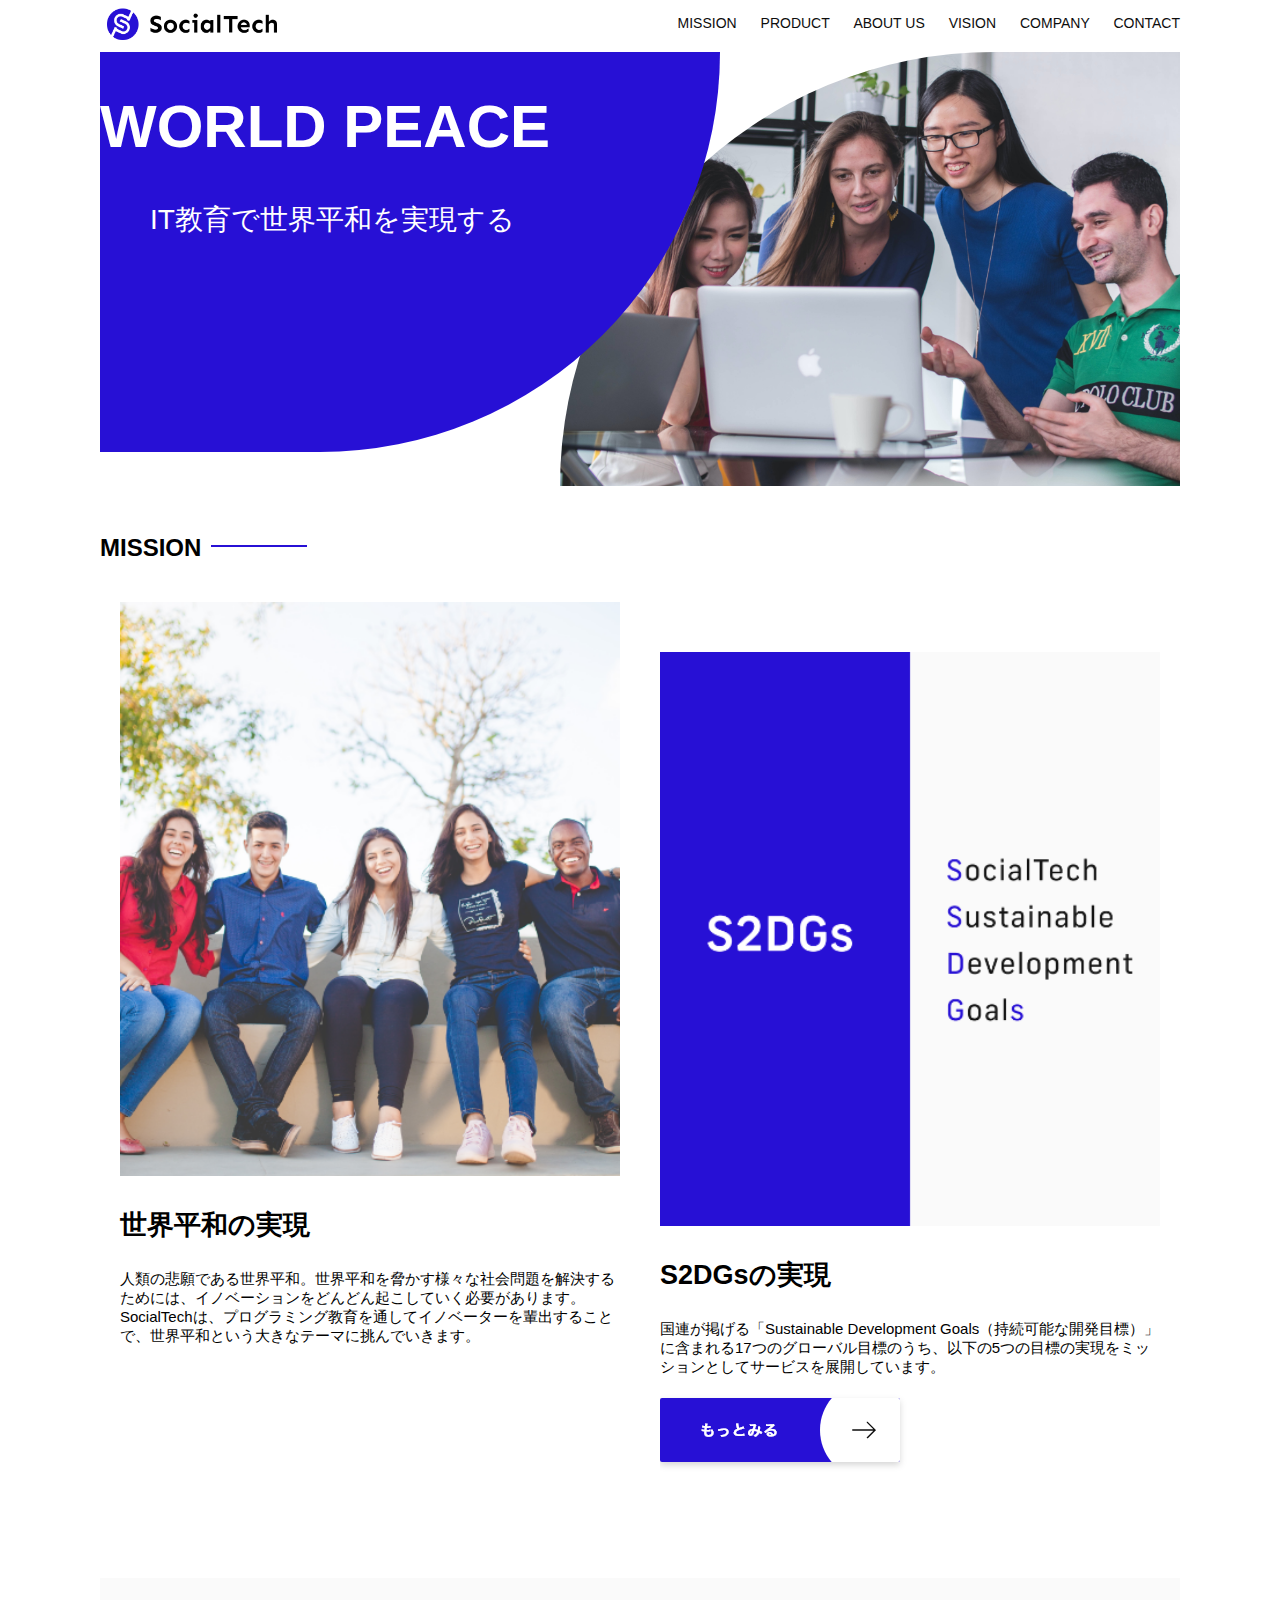
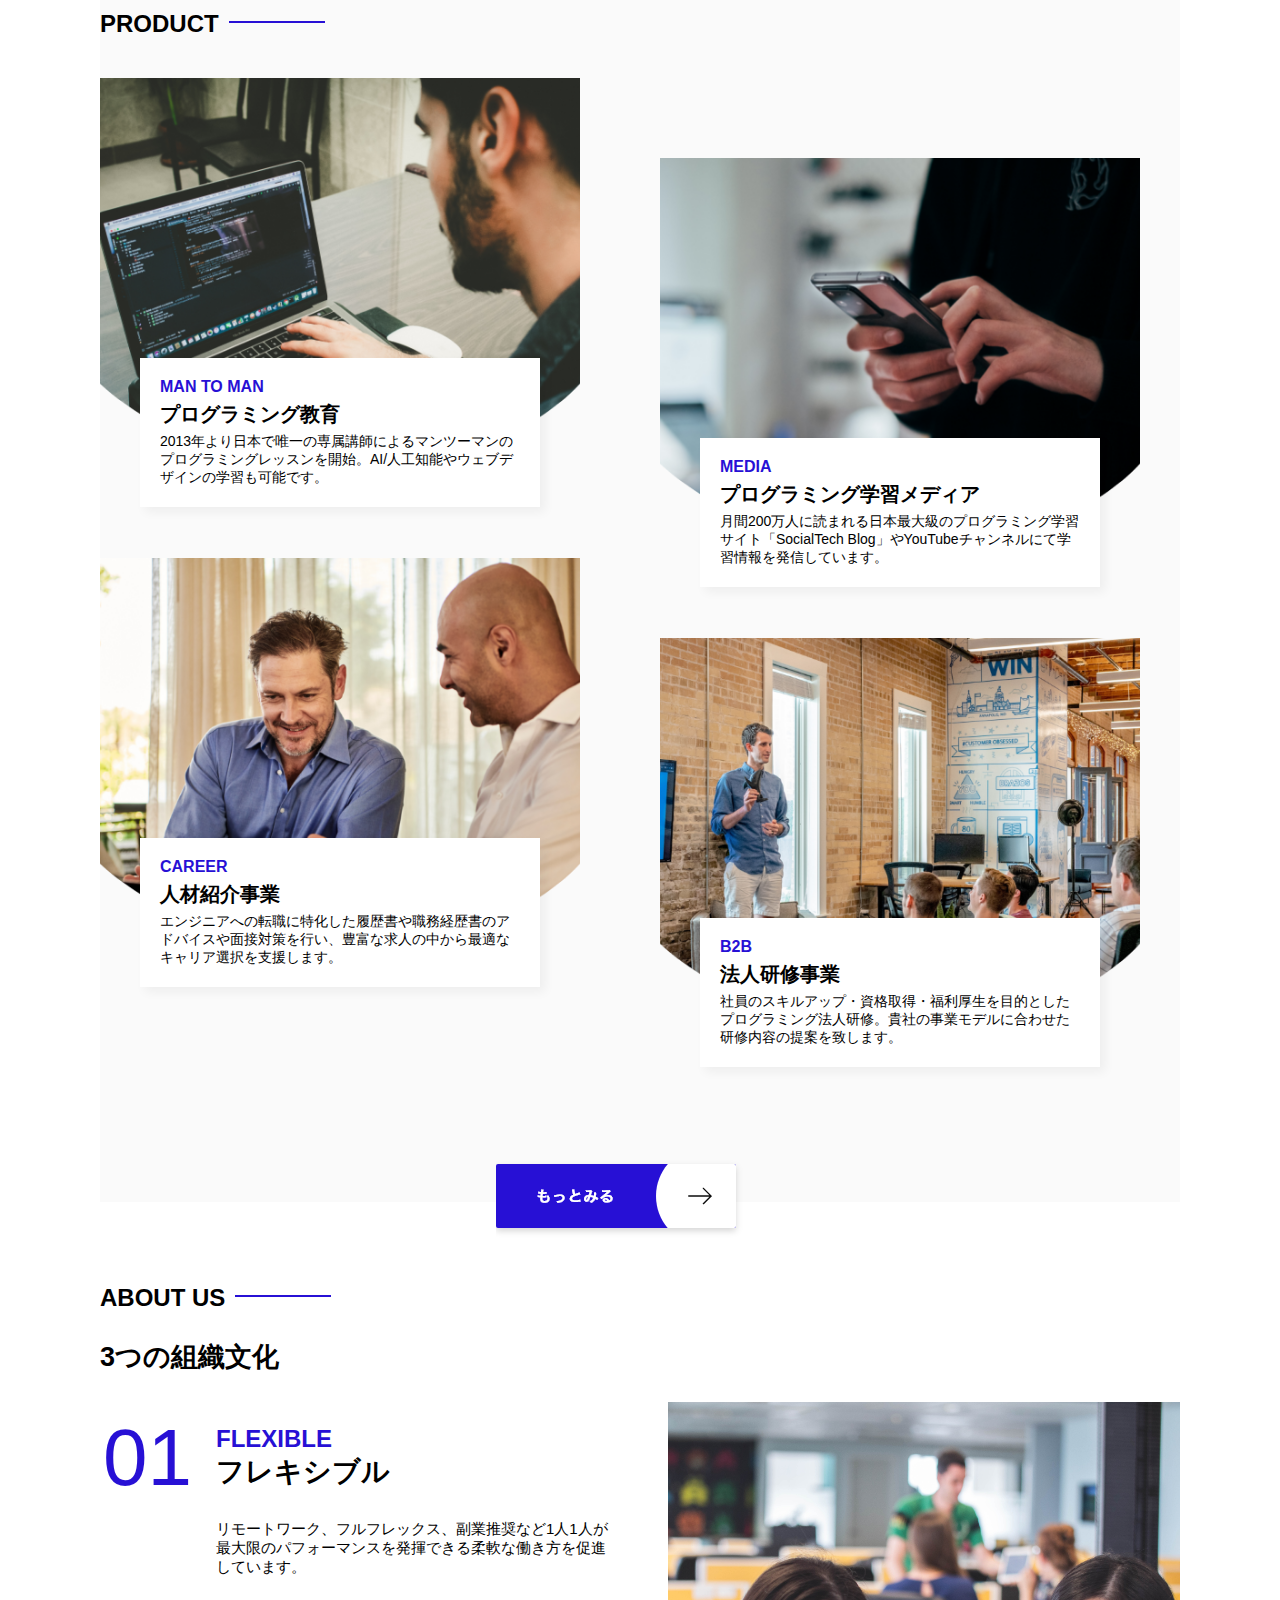
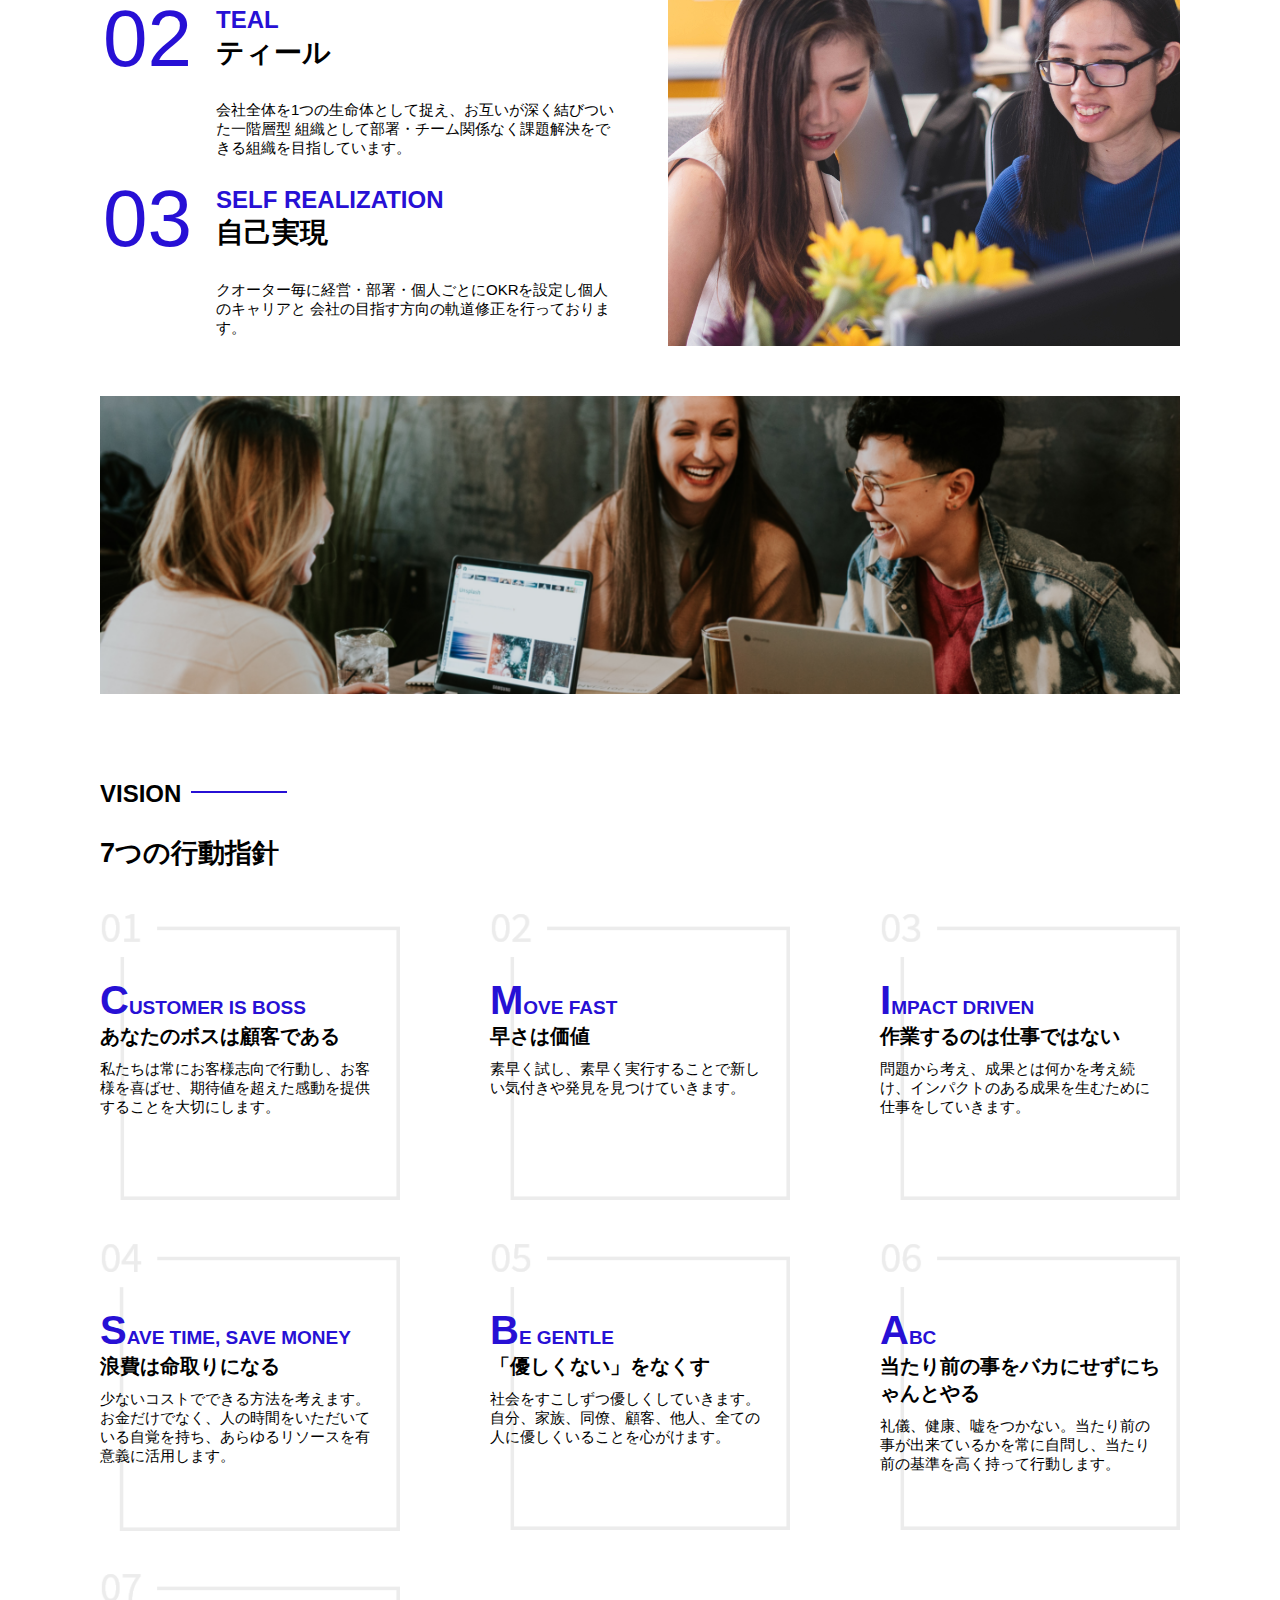
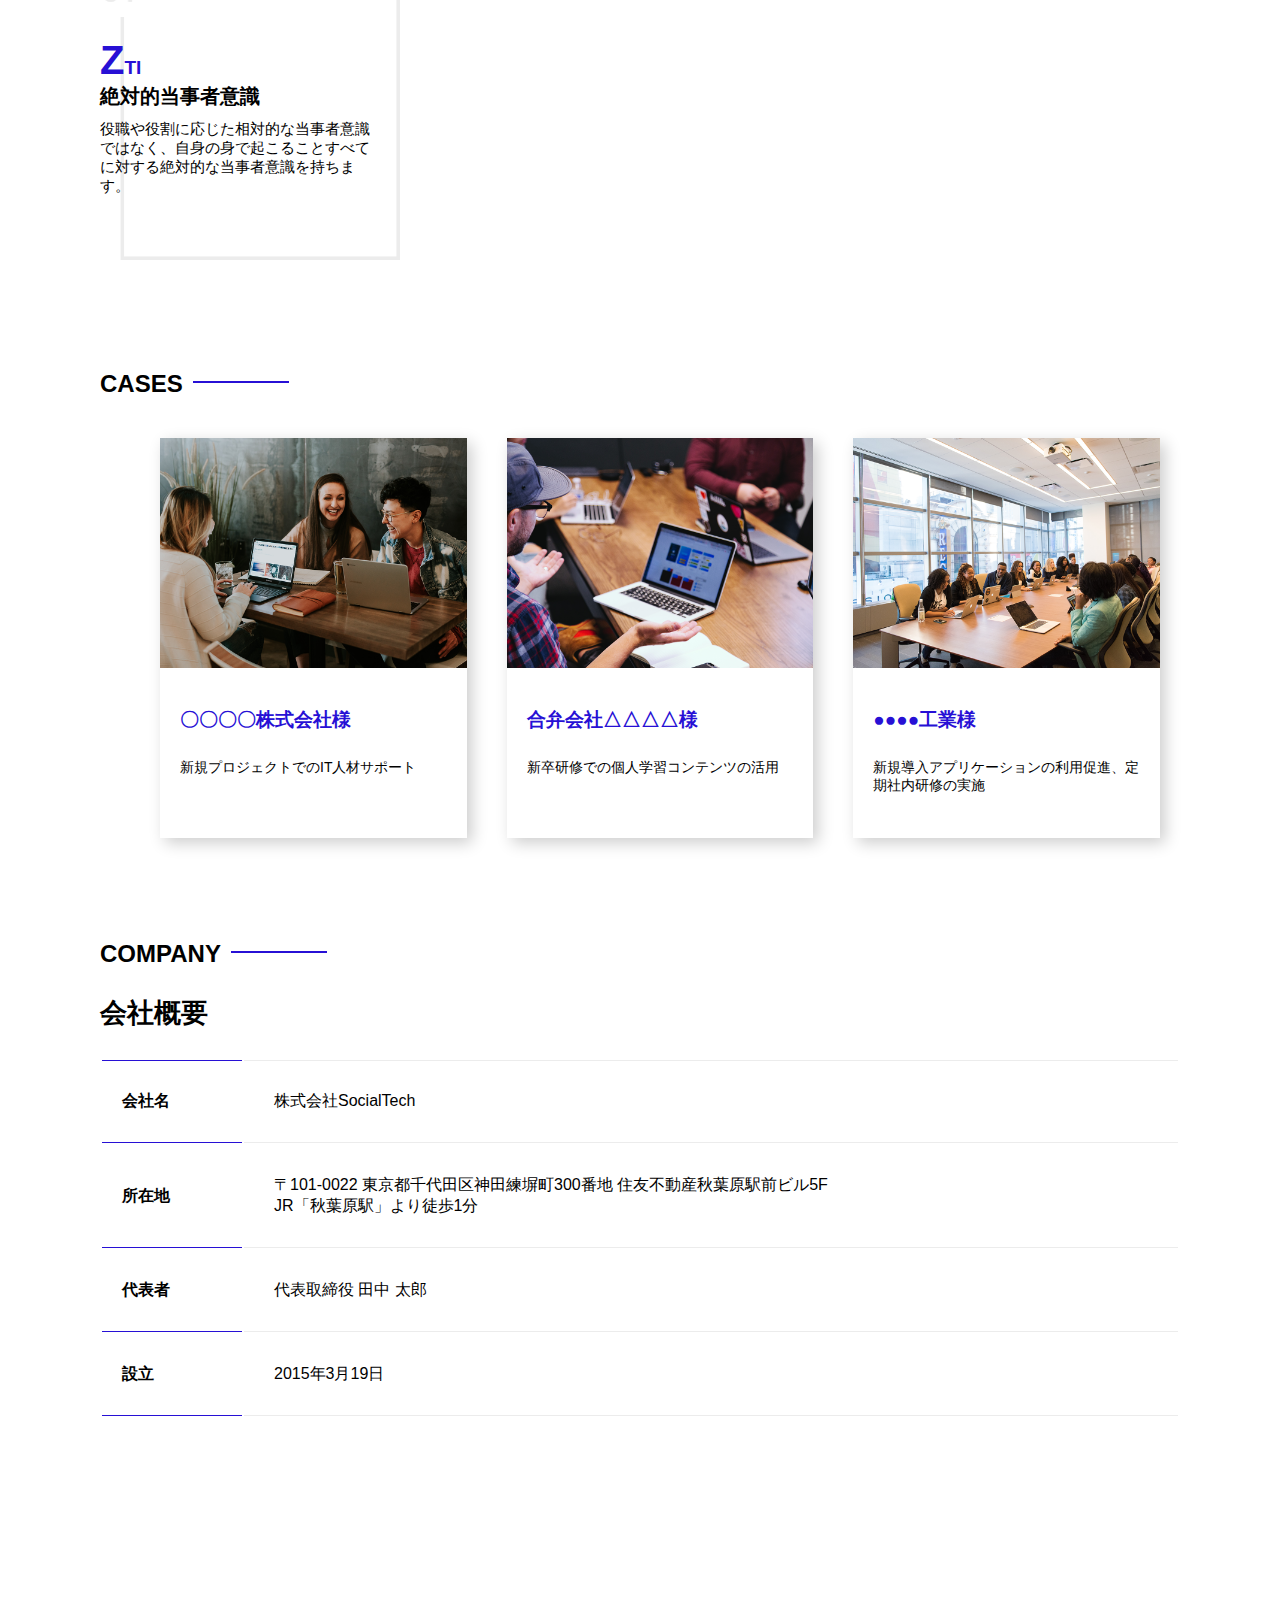
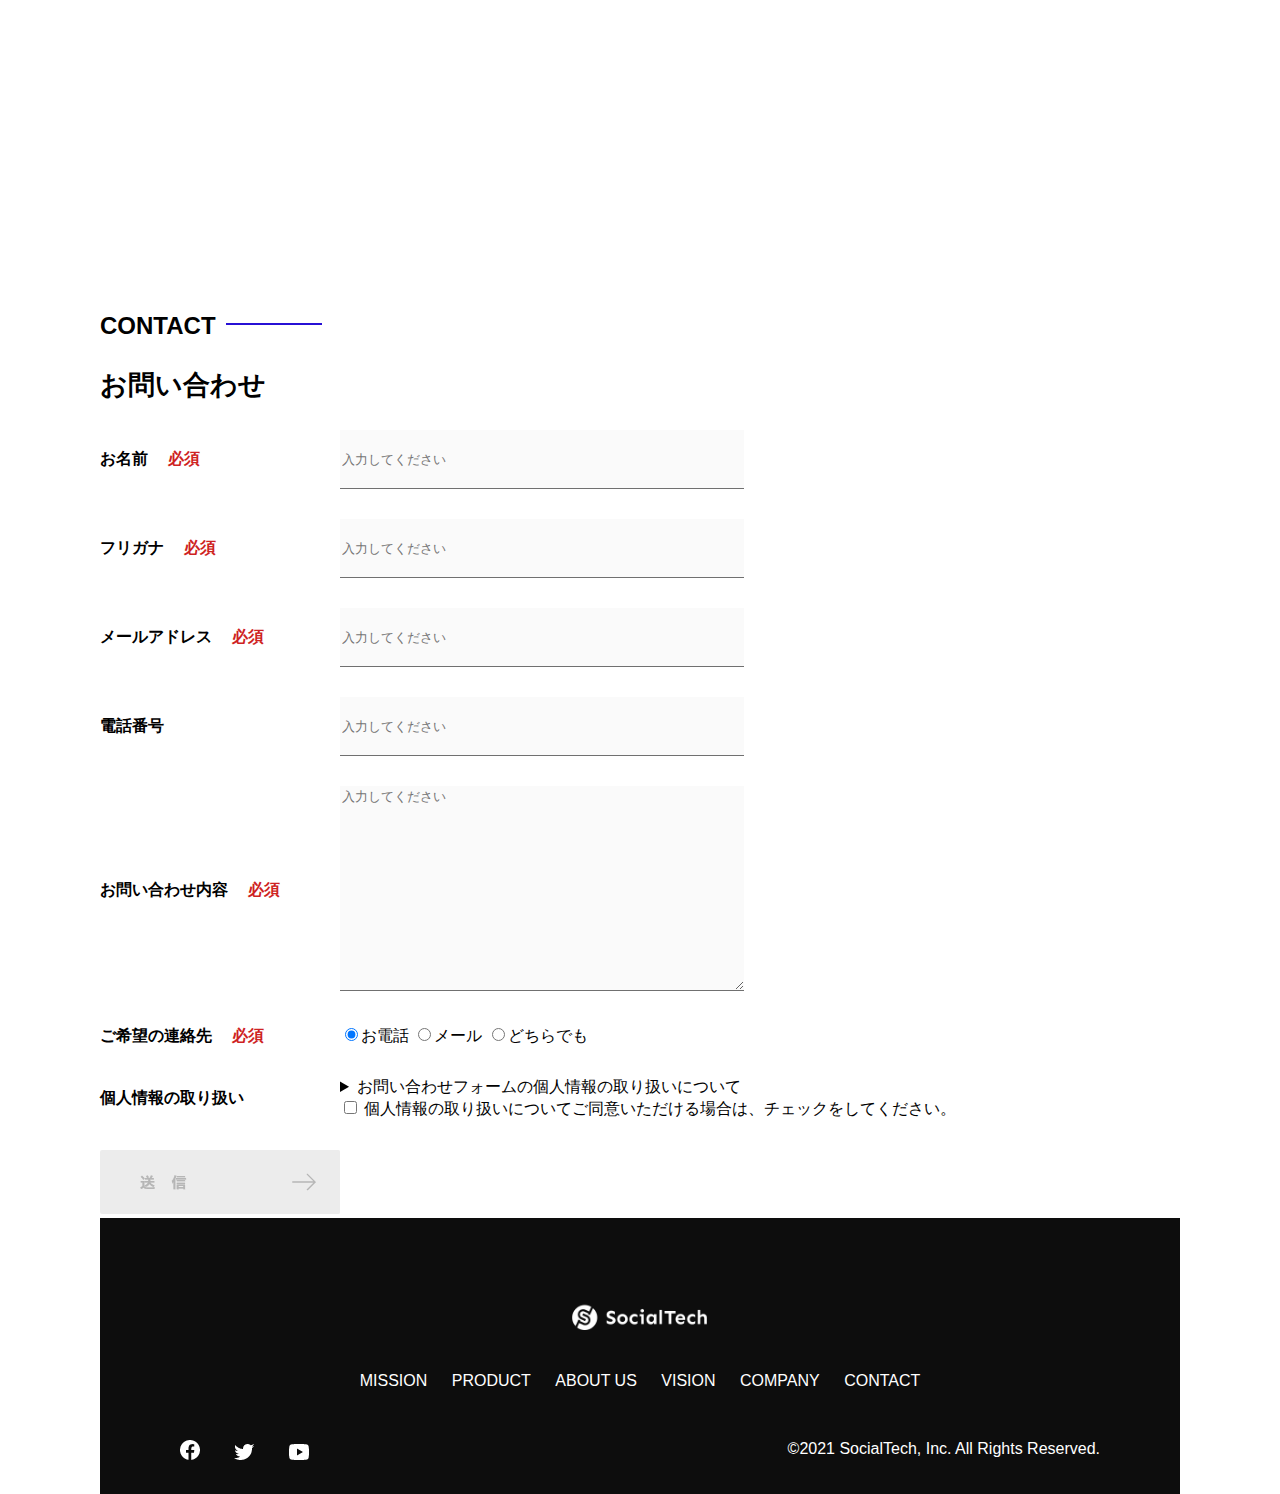
<file: index.html>
<!DOCTYPE html>
<html>
  <head>
    <title>SocialTech</title>
    <meta charset="utf-8">
    <meta name="description" content="SocialTechはEdTech業界のリーディングカンパニーを目指します。">
    <meta name="viewport" content="width=device-width, initial-scale=1.0">
    <link rel="stylesheet" href="style.css">
  </head>
  <body>
    <!-- ヘッダー -->
    <header>
      <!-- ロゴ -->
      <a href="index.html" id="logo"><img src="images/logo.png" alt="トップページに戻る"></a>
      <!-- PC用ナビゲーション -->
      <nav id="nav-pc">
        <a href="mission.html">MISSION</a>
        <a href="product.html">PRODUCT</a>
        <a href="index.html#aboutus">ABOUT US</a>
        <a href="index.html#vision">VISION</a>
        <a href="index.html#company">COMPANY</a>
        <a href="index.html#contact">CONTACT</a>
      </nav>
      <!-- スマホ用メニューボタン -->
      <img id="menu-sp" src="images/button-menu.png" alt="ナビゲーションを開く" onclick="document.getElementById('nav-sp').style.display = 'block'">
      <!-- スマホ用ナビゲーション -->
      <nav id="nav-sp">
        <img id="close" src="images/button-close.png" alt="ナビゲーションを閉じる" onclick="document.getElementById('nav-sp').style.display = 'none'">
        <a id="logo-sp" href="index.html" onclick="document.getElementById('nav-sp').style.display = 'none'"><img
           src="images/logo-sp.png" alt="トップページに戻る"></a>
        <a class="menu" href="mission.html" onclick="document.getElementById('nav-sp').style.display = 'none'">MISSION</a>
        <a class="menu" href="product.html" onclick="document.getElementById('nav-sp').style.display = 'none'">PRODUCT</a>
        <a class="menu" href="index.html#aboutus" onclick="document.getElementById('nav-sp').style.display = 'none'">ABOUT
          US</a>
        <a class="menu" href="index.html#vision"
          onclick="document.getElementById('nav-sp').style.display = 'none'">VISION</a>
        <a class="menu" href="index.html#company"
          onclick="document.getElementById('nav-sp').style.display = 'none'">COMPANY</a>
        <a class="menu" href="index.html#contact"
          onclick="document.getElementById('nav-sp').style.display = 'none'">CONTACT</a>
        <div id="sns">
         <a href="https://www.facebook.com/sejuku2013"><img src="images/button-facebook.png" alt="Facebookのリンク"></a>
         <a href="https://twitter.com/samuraijuku"><img src="images/button-twitter.png" alt="Twitterのリンク"></a>
         <a href="https://www.youtube.com/channel/UCCFOQO5aDK0xXam4cUQXT8g"><img src="images/button-youtube.png" alt="YouTubeのリンク"></a>
        </div>
      </nav>
    </header>
    <main>
      <article>
        <!-- メインビジュアル -->
        <section id="main-visual">
          <div id="main-message">
            <h1>WORLD PEACE</h1>
            <p>IT教育で世界平和を実現する</p>
          </div>
          <img src="images/index/index-main.png" alt="PCの周りに集まる多国籍の仲間たち">
        </section>
        <!-- ミッション -->
        <section id="mission">
          <h2 class="index-h2">MISSION</h2>
          <div id="mission-flex">
            <div>
              <img id="mission-photo" src="images/index/index-mission.png" alt="屋外のベンチで写真を撮影する多国籍の仲間たち">
              <h3>世界平和の実現</h3>
              <p>人類の悲願である世界平和。世界平和を脅かす様々な社会問題を解決するためには、イノベーションをどんどん起こしていく必要があります。SocialTechは、プログラミング教育を通してイノベーターを輩出することで、世界平和という大きなテーマに挑んでいきます。</p>
            </div>
            <div>
              <img id="s2dgs" src="images/index/s2dgs.png" alt="S2DGs">
              <h3>S2DGsの実現</h3>
              <p>国連が掲げる「Sustainable Development Goals（持続可能な開発目標）」に含まれる17つのグローバル目標のうち、以下の5つの目標の実現をミッションとしてサービスを展開しています。</p>
              <a href="mission.html">
                <img src="images/button-more.png" alt="もっとみる">
              </a>
            </div>
          </div>
        </section>
        <!-- プロダクト -->
        <section id="product">
          <h2 class="index-h2">PRODUCT</h2>
          <div>
            <div id="product-left">
              <div>
                <img class="product-photo" src="images/index/index-mantoman.png" alt="PCでコードを書く男性">
                <div class="product-explain">
                  <span>MAN TO MAN</span>
                  <h3>プログラミング教育</h3>
                  <p>2013年より日本で唯一の専属講師によるマンツーマンのプログラミングレッスンを開始。AI/人工知能やウェブデザインの学習も可能です。</p>
                </div>
              </div>
              <div>
                <img class="product-photo" src="images/index/index-career.png" alt="笑顔で話し合う2人の男性">
                <div class="product-explain">
                  <span>CAREER</span>
                  <h3>人材紹介事業</h3>
                  <p>エンジニアへの転職に特化した履歴書や職務経歴書のアドバイスや面接対策を行い、豊富な求人の中から最適なキャリア選択を支援します。</p>
                </div>
              </div>
            </div>
            <div id="product-right">
              <div>
                <img class="product-photo" src="images/index/index-media.png" alt="スマートフォンを操作する人">
                <div class="product-explain">
                  <span>MEDIA</span>
                  <h3>プログラミング学習メディア</h3>
                  <p>月間200万人に読まれる日本最大級のプログラミング学習サイト「SocialTech Blog」やYouTubeチャンネルにて学習情報を発信しています。</p>
                </div>
              </div>
              <div>
                <img class="product-photo" src="images/index/index-b2b.png" alt="講演中の男性とそれを聴く人々">
                <div class="product-explain">
                  <span>B2B</span>
                  <h3>法人研修事業</h3>
                  <p>社員のスキルアップ・資格取得・福利厚生を目的としたプログラミング法人研修。貴社の事業モデルに合わせた研修内容の提案を致します。</p>
                </div>
              </div>
            </div>
          </div>
          <div>
            <a id="product-more" href="product.html">
              <img src="images/button-more.png" alt="もっとみる">
            </a>
          </div>
        </section>
        <!-- ABOUT US -->
        <section id="aboutus">
          <h2 class="index-h2">ABOUT US</h2>
          <h3>3つの組織文化</h3>
          <div>
            <table class="culture-table">
              <tr>
                <td>
                  <span class="culture-num">01</span>
                </td>
                <td>
                  <span class="culture-en">FLEXIBLE</span>
                  <span class="culture-jp">フレキシブル</span>
                </td>
              </tr>
              <tr>
                <td>
                  <!-- 空のセル -->
                </td>
                <td>
                  <p class="culture-description">
                    リモートワーク、フルフレックス、副業推奨など1人1人が最大限のパフォーマンスを発揮できる柔軟な働き方を促進しています。
                  </p>
                </td>
              </tr>
              <tr>
                <td>
                  <span class="culture-num">02</span>
                </td>
                <td>
                  <span class="culture-en">TEAL</span>
                  <span class="culture-jp">ティール</span>
                </td>
              </tr>
              <tr>
                <td>
                  <!-- 空のセル -->
                </td>
                <td>
                  <p class="culture-description">
                    会社全体を1つの生命体として捉え、お互いが深く結びついた一階層型
                    組織として部署・チーム関係なく課題解決をできる組織を目指しています。
                  </p>
                </td>
              </tr>
              <tr>
                <td>
                  <span class="culture-num">03</span>
                </td>
                <td>
                  <span class="culture-en">SELF REALIZATION</span>
                  <span class="culture-jp">自己実現</span>
                </td>
              </tr>
              <tr>
                <td>
                  <!-- 空のセル -->
                </td>
                <td>
                  <p class="culture-description">
                    クオーター毎に経営・部署・個人ごとにOKRを設定し個人のキャリアと
                    会社の目指す方向の軌道修正を行っております。
                  </p>
                </td>
              </tr>
            </table>
            <img class="culture-img" src="images/index/index-aboutus1.png" alt="笑顔で話し合う2人の女性">
          </div>
          <img class="culture-img2" src="images/index/index-aboutus2.png" alt="笑顔で話し合う3人の男女">
        </section>
        <!-- VISION -->
        <section id="vision">
          <h2 class="index-h2">VISION</h2>
          <h3>7つの行動指針</h3>
          <div>
            <div class="vision-box">
              <img src="images/index/vision-01.png" alt="01">
              <span>
                <h4>CUSTOMER IS BOSS</h4>
                <h5>あなたのボスは顧客である</h5>
                <p>私たちは常にお客様志向で行動し、お客様を喜ばせ、期待値を超えた感動を提供することを大切にします。</p>
              </span>
            </div>
            <div class="vision-box">
              <img src="images/index/vision-02.png" alt="02">
              <span>
                <h4>MOVE FAST</h4>
                <h5>早さは価値</h5>
                <p>素早く試し、素早く実行することで新しい気付きや発見を見つけていきます。</p>
              </span>
            </div>
            <div class="vision-box">
              <img src="images/index/vision-03.png" alt="03">
              <span>
                <h4>IMPACT DRIVEN</h4>
                <h5>作業するのは仕事ではない</h5>
                <p>問題から考え、成果とは何かを考え続け、インパクトのある成果を生むために仕事をしていきます。</p>
              </span>
            </div>
            <div class="vision-box">
              <img src="images/index/vision-04.png" alt="04">
              <span>
                <h4>SAVE TIME, SAVE MONEY</h4>
                <h5>浪費は命取りになる</h5>
                <p>少ないコストでできる方法を考えます。お金だけでなく、人の時間をいただいている自覚を持ち、あらゆるリソースを有意義に活用します。</p>
              </span>
            </div>
            <div class="vision-box">
              <img src="images/index/vision-05.png" alt="05">
              <span>
                <h4>BE GENTLE</h4>
                <h5>「優しくない」をなくす</h5>
                <p>社会をすこしずつ優しくしていきます。自分、家族、同僚、顧客、他人、全ての人に優しくいることを心がけます。</p>
              </span>
            </div>
            <div class="vision-box">
              <img src="images/index/vision-06.png" alt="06">
              <span>
                <h4>ABC</h4>
                <h5>当たり前の事をバカにせずにちゃんとやる</h5>
                <p>礼儀、健康、嘘をつかない。当たり前の事が出来ているかを常に自問し、当たり前の基準を高く持って行動します。</p>
              </span>
            </div>
            <div class="vision-box">
              <img src="images/index/vision-07.png" alt="07">
              <span>
                <h4>ZTI</h4>
                <h5>絶対的当事者意識</h5>
                <p>役職や役割に応じた相対的な当事者意識ではなく、自身の身で起こることすべてに対する絶対的な当事者意識を持ちます。</p>
              </span>
            </div>
          </div>
        </section>
        <!-- CASES -->
        <section id="cases">
          <h2 class="index-h2">CASES</h2>
          <ul>
            <li class="case-card">
              <img
               class="case-img"
               src="images/index/case-1.png"
               alt="仲良く語り合う3人"
              >
              <div class="case-info">
                <h4 class="case-name">〇〇〇〇株式会社様</h4>
                <p class="case-content">新規プロジェクトでのIT人材サポート</p>
              </div>
            </li>
            <li class="case-card">
              <img
               class="case-img"
               src="images/index/case-2.png"
               alt="PCでコンテンツを見る"
              >
              <div class="case-info">
                <h4 class="case-name">合弁会社△△△△様</h4>
                <p class="case-content">新卒研修での個人学習コンテンツの活用</p>
              </div>
            </li>
            <li class="case-card">
              <img
               class="case-img"
               src="images/index/case-3.png"
               alt="社内研修中の会議室"
              >
              <div class="case-info">
                <h4 class="case-name">●●●●工業様</h4>
                <p class="case-content">新規導入アプリケーションの利用促進、定期社内研修の実施</p>
              </div>
            </li>
          </ul>
        </section>
        <!-- COMPANY -->
        <section id="company">
          <h2 class="index-h2">COMPANY</h2>
          <h3>会社概要</h3>
          <table id="company-table">
            <tr>
              <th class="tableheader-first">会社名</th>
              <td class="cell-first">株式会社SocialTech</td>
            </tr>
            <tr>
              <th class="tableheader">所在地</th>
              <td class="cell">〒101-0022 東京都千代田区神田練塀町300番地 住友不動産秋葉原駅前ビル5F<br>JR「秋葉原駅」より徒歩1分</td>
            </tr>
            <tr>
              <th class="tableheader">代表者</th>
              <td class="cell">代表取締役 田中 太郎</td>
            </tr>
            <tr>
              <th class="tableheader">設立</th>
              <td class="cell">2015年3月19日</td>
            </tr>
          </table>
          <iframe
          src="https://www.google.com/maps/embed?pb=!1m18!1m12!1m3!1d3240.068855133676!2d139.7720776766255!3d35.699923172581336!2m3!1f0!2f0!3f0!3m2!1i1024!2i768!4f13.1!3m3!1m2!1s0x60188fee13660e23%3A0x77137876edf742ac!2z5L2P5Y-L5LiN5YuV55Sj56eL6JGJ5Y6f6aeF5YmN44OT44Or!5e0!3m2!1sja!2sjp!4v1712927516117!5m2!1sja!2sjp"
          style="border:0;" allowfullscreen="" loading="lazy">
          </iframe>
        </section>
        <!-- お問い合わせフォーム -->
        <section id="contact">
          <h2 class="index-h2">CONTACT</h2>
          <h3>お問い合わせ</h3>
          <form>
            <div>
              <div class="contact-heading">
                <label class="contact-label">お名前<span class="contact-span">必須</span></label>
              </div>
              <div>
                <input type="text" name="name" placeholder="入力してください" class="contact-textbox">
              </div>
            </div>
            <div>
              <div class="contact-heading">
                <label class="contact-label">フリガナ<span class="contact-span">必須</span></label>
              </div>
              <div>
                <input type="text" name="hurigana" placeholder="入力してください" class="contact-textbox">
              </div>
            </div>
            <div>
              <div class="contact-heading">
                <label class="contact-label">メールアドレス<span class="contact-span">必須</span></label>
              </div>
              <div>
                <input type="text" name="email" placeholder="入力してください" class="contact-textbox">
              </div>
            </div>
            <div>
              <div class="contact-heading">
                <label class="contact-label">電話番号</label>
              </div>
              <div>
                <input type="text" name="tel" placeholder="入力してください" class="contact-textbox">
              </div>
            </div>
            <div>
              <div class="contact-heading">
                <lavel class="contact-label">お問い合わせ内容<span class="contact-span">必須</span></lavel>
              </div>
              <div>
                <textarea class="contact-textarea" placeholder="入力してください" name="message"></textarea>
              </div>
            </div>
            <div>
              <div class="contact-heading">
                <label class="contact-label">ご希望の連絡先<span class="contact-span">必須</span></label>
              </div>
              <div>
                <input class="radiobutton" type="radio" value="tel" name="contact" checked><label>お電話</label>
                <input class="radiobutton" type="radio" value="mail" name="contact"><label>メール</label>
                <input class="radiobutton" type="radio" value="both" name="contact"><label>どちらでも</label>
              </div>
            </div>
            <div>
              <div class="contact-heading">
                <label class="contact-label">個人情報の取り扱い</label>
              </div>
              <div>
                <details>
                  <summary>お問い合わせフォームの個人情報の取り扱いについて</summary>
                  <div>
                    <span>１．組織の名称又は氏名</span><br>
                    株式会社SocialTech<br><br>
                    <span>２．個人情報保護管理者（若しくはその代理人）の氏名又は職名、所属及び連絡先
                      鈴木 一郎 コーポレート部</span><br>
                    メールアドレス：samurai@example.com<br>
                    TEL：03-1234-5678<br>
                    <span>３．個人情報の利用目的</span><br>
                    ・本サービス及び本サービスに関連する情報の提供又はそれらに関する連絡のため<br>
                    ・ユーザーの本人確認のため<br>
                    ・当社サービスのご案内のため<br>
                    ・当社の商品等の広告または宣伝（電子メールによるものを含むものとします。）<br><br>
                    <span>４．個人情報の取り扱い業務の委託</span><br>
                    個人情報の取扱業務の全部または一部を外部に業務委託する場合があります。<br>
                    その際、弊社は、個人情報を適切に保護できる管理体制を敷き実行していることを条件として<br>
                    委託先を厳選したうえで、機密保持契約を委託先と締結し、お客様の個人情報を厳密に管理させます。<br><br>
                    <span>５．個人情報の開示等の請求</span><br>
                    お客様は、弊社に対してご自身の個人情報の開示等（利用目的の通知、開示、内容の訂正・追加・削除、利用の停止または消去、第三者への提供の停止）に関して、当社問合わせ窓口に申し出ることができます。<br>
                    その際、弊社はお客様ご本人を確認させていただいたうえで、合理的な期間内に対応いたします。<br><br>
                    なお、個人情報に関する弊社問合わせ先は、次の通りです。<br><br>
                    株式会社SocialTech　個人情報問合せ窓口<br>
                    〒101-0022 東京都千代田区神田練塀町300番地 住友不動産秋葉原駅前ビル5F<br>
                    メールアドレス：samurai@example.com　TEL：03-1234-5678<br><br>
                    <span>６．個人情報を提供されることの任意性について</span><br><br>
                    お客様がご自身の個人情報を弊社に提供されるか否かは、お客様のご判断によりますが、もしご提供されない場合には、適切なサービスが提供できない場合がありますので予めご了承ください。
                  </div>
                </details>
                <input type="checkbox" name="agree">
                <span>個人情報の取り扱いについてご同意いただける場合は、チェックをしてください。</span>
              </div>
            </div>
            <input type="image" src="images/button-submit.png" alt="送信する">
          </form>
        </section>
      </article>
      <footer>
        <div id="footer-logo">
          <img src="images/logo-sp.png" alt="SocialTech">
        </div>
        <div id="footer-link">
          <a href="mission.html">MISSION</a>
          <a href="product.html">PRODUCT</a>
          <a href="index.html#aboutus">ABOUT US</a>
          <a href="index.html#vision">VISION</a>
          <a href="index.html#company">COMPANY</a>
          <a href="index.html#contact">CONTACT</a>
        </div>
        <div id="sns-footer">
          <a href="https://www.facebook.com/sejuku2013"><img src="images/button-facebook.png" alt="Facebookのリンク"></a>
          <a href="https://twitter.com/samuraijuku"><img src="images/button-twitter.png" alt="Twitterのリンク"></a>
          <a href="https://www.youtube.com/channel/UCCFOQO5aDK0xXam4cUQXT8g"><img src="images/button-youtube.png" alt="YouTubeのリンク"></a>
          <span id="copyright">&copy;2021 SocialTech, Inc. All Rights Reserved. </span>
        </div>
      </footer>
    </main>
  </body>
</html>
</file>
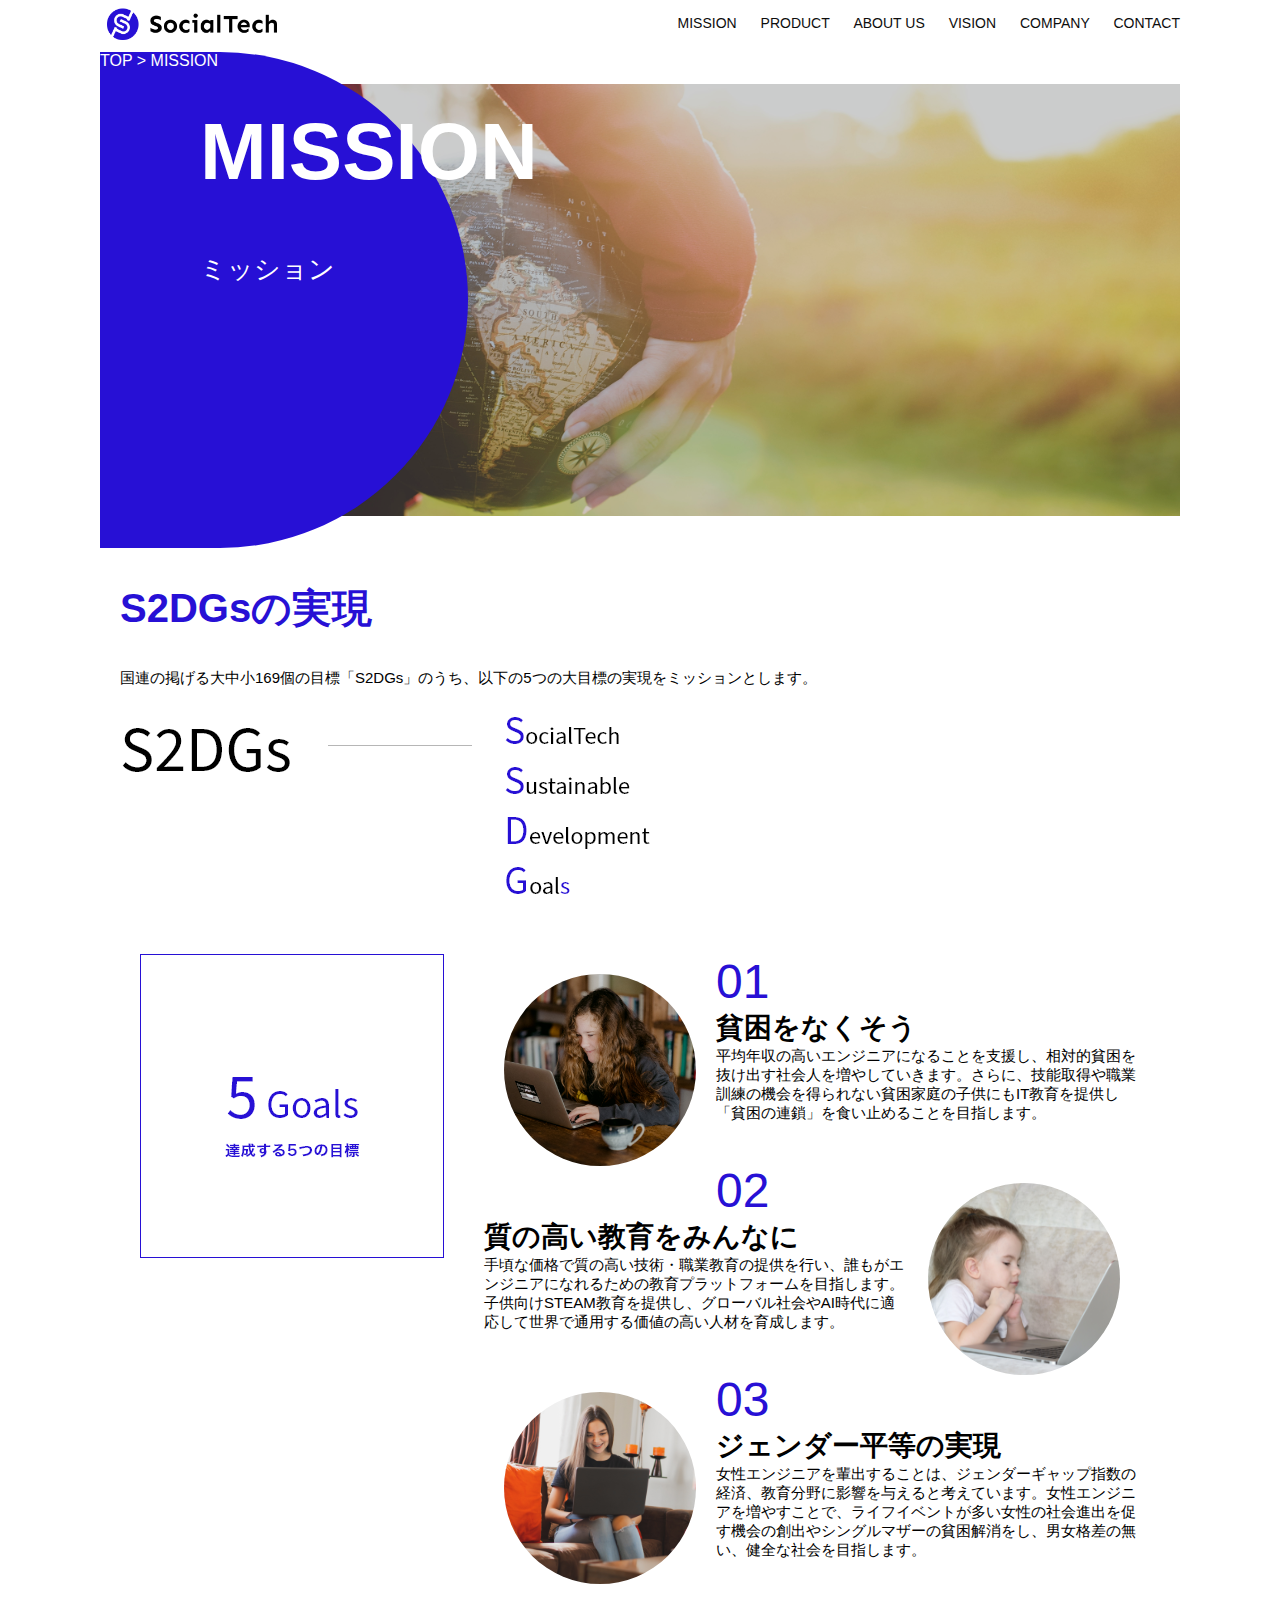
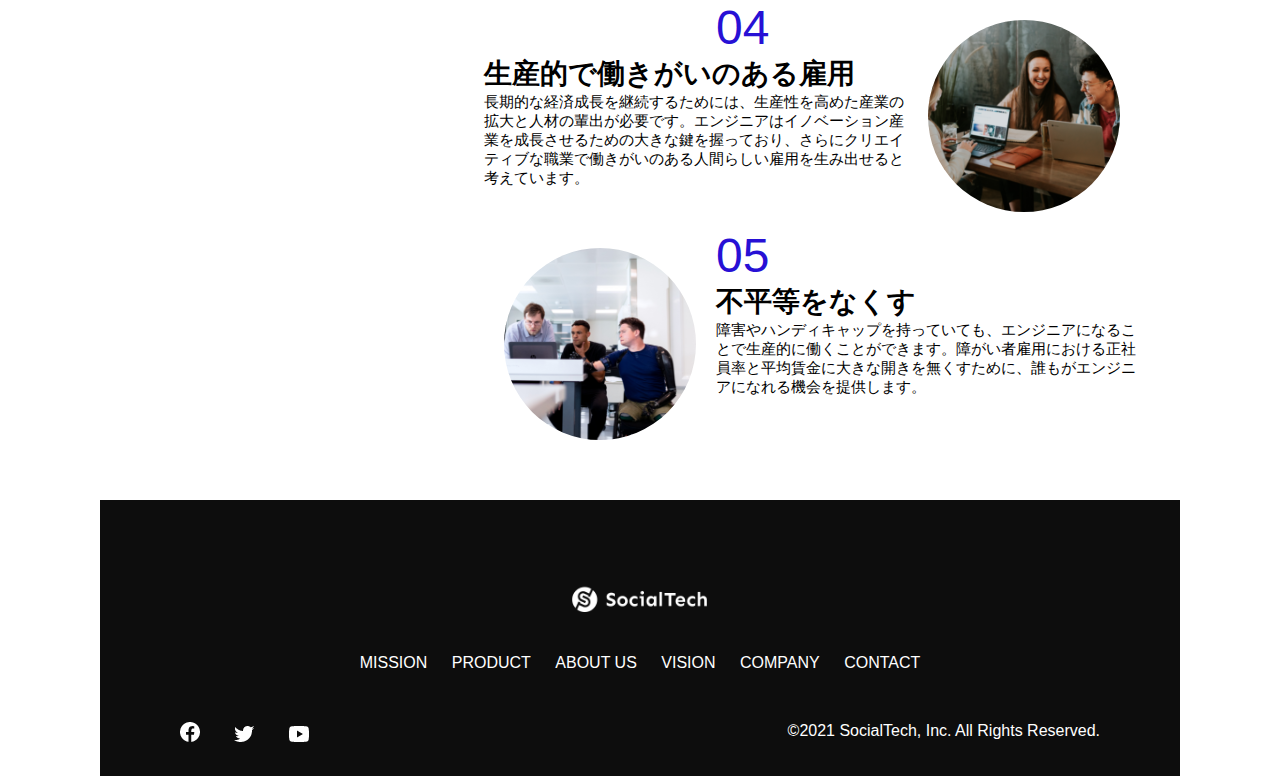
<file: mission.html>
<!DOCTYPE html>
<html>
  <head>
    <title>SocialTech - MISSION ミッション -</title>
    <meta charset="utf-8">
    <meta name="description" content="SocialTechが目指す5つの目標（S2DGs）を紹介します">
    <meta name="viewport" content="width=device-width, initial-scale=1.0">
    <link rel="stylesheet" href="style.css">
  </head>

  <body>
    <!-- ヘッダー -->
    <header>
      <!-- ロゴ -->
      <a href="index.html" id="logo"><img src="images/logo.png" alt="トップページに戻る"></a>

      <!-- PC用ナビゲーション -->
      <nav id="nav-pc">
        <a href="mission.html">MISSION</a>
        <a href="product.html">PRODUCT</a>
        <a href="index.html#aboutus">ABOUT US</a>
        <a href="index.html#vision">VISION</a>
        <a href="index.html#company">COMPANY</a>
        <a href="index.html#contact">CONTACT</a>
      </nav>

      <!-- スマホ用メニューボタン -->
      <img id="menu-sp" src="images/button-menu.png" alt="ナビゲーションを開く" onclick="document.getElementById('nav-sp').style.display = 'block'">
  
      <!-- スマホ用ナビゲーション -->
      <nav id="nav-sp">
        <img id="close" src="images/button-close.png" alt="ナビゲーションを閉じる" onclick="document.getElementById('nav-sp').style.display = 'none'">
        <a id="logo-sp" href="index.html" onclick="document.getElementById('nav-sp').style.display = 'none'"><img
            src="images/logo-sp.png" alt="トップページに戻る"></a>
        <a class="menu" href="mission.html" onclick="document.getElementById('nav-sp').style.display = 'none'">MISSION</a>
        <a class="menu" href="product.html" onclick="document.getElementById('nav-sp').style.display = 'none'">PRODUCT</a>
        <a class="menu" href="index.html#aboutus" onclick="document.getElementById('nav-sp').style.display = 'none'">ABOUT
          US</a>
        <a class="menu" href="index.html#vision"
          onclick="document.getElementById('nav-sp').style.display = 'none'">VISION</a>
        <a class="menu" href="index.html#company"
          onclick="document.getElementById('nav-sp').style.display = 'none'">COMPANY</a>
        <a class="menu" href="index.html#contact"
          onclick="document.getElementById('nav-sp').style.display = 'none'">CONTACT</a>
        <div id="sns">
          <a href="https://www.facebook.com/sejuku2013"><img src="images/button-facebook.png" alt="Facebookのリンク"></a>
          <a href="https://twitter.com/samuraijuku"><img src="images/button-twitter.png" alt="Twitterのリンク"></a>
          <a href="https://www.youtube.com/channel/UCCFOQO5aDK0xXam4cUQXT8g"><img src="images/button-youtube.png" alt="YouTubeのリンク"></a>
        </div>
      </nav>
    </header>
    <main>
      <article>
        <section id="mission-main">
          <div id="mission-title">
            <h1>MISSION</h1>
            <span>ミッション</span>
            <div>TOP > MISSION</div>
          </div>
        </section>
        <section id="mission-s2dgs">
          <h2 class="mission-h2">S2DGsの実現</h2>
          <p>国連の掲げる大中小169個の目標「S2DGs」のうち、以下の5つの大目標の実現をミッションとします。</p>
          <img src="images/mission/mission-s2dgs.png" alt="S2DGs">
        </section>
        <section id="mission-5goals">
          <div>
            <img id="s2dgs-image" src="images/mission/mission-5goals.png" alt="5Goals">
          </div>
          <div>
            <div>
              <img class="fivegoals-image-left" src="images/mission/mission-5goals01.png" alt="PCを操作する女の子">
              <span class="fivegoals-number">01</span>
              <h3 class="fivegoals-h3">貧困をなくそう</h3>
              <p class="fivegoals-p">
                平均年収の高いエンジニアになることを支援し、相対的貧困を抜け出す社会人を増やしていきます。さらに、技能取得や職業訓練の機会を得られない貧困家庭の子供にもIT教育を提供し「貧困の連鎖」を食い止めることを目指します。
              </p>
            </div>
    
            <div>
              <img class="fivegoals-image-right" src="images/mission/mission-5goals02.png" alt="PCを見つめる小さい女の子">
              <span class="fivegoals-number">02</span>
              <h3 class="fivegoals-h3">質の高い教育をみんなに</h3>
              <p class="fivegoals-p">
                手頃な価格で質の高い技術・職業教育の提供を行い、誰もがエンジニアになれるための教育プラットフォームを目指します。子供向けSTEAM教育を提供し、グローバル社会やAI時代に適応して世界で通用する価値の高い人材を育成します。
              </p>
            </div>
    
            <div>
              <img class="fivegoals-image-left" src="images/mission/mission-5goals03.png" alt="PCを操作する女性">
              <span class="fivegoals-number">03</span>
              <h3 class="fivegoals-h3">ジェンダー平等の実現</h3>
              <p class="fivegoals-p">
                女性エンジニアを輩出することは、ジェンダーギャップ指数の経済、教育分野に影響を与えると考えています。女性エンジニアを増やすことで、ライフイベントが多い女性の社会進出を促す機会の創出やシングルマザーの貧困解消をし、男女格差の無い、健全な社会を目指します。
              </p>
            </div>
    
            <div>
              <img class="fivegoals-image-right" src="images/mission/mission-5goals04.png" alt="笑顔で話し合う3人の男女">
              <span class="fivegoals-number">04</span>
              <h3 class="fivegoals-h3">生産的で働きがいのある雇用</h3>
              <p class="fivegoals-p">
                長期的な経済成長を継続するためには、生産性を高めた産業の拡大と人材の輩出が必要です。エンジニアはイノベーション産業を成長させるための大きな鍵を握っており、さらにクリエイティブな職業で働きがいのある人間らしい雇用を生み出せると考えています。
              </p>
            </div>
    
            <div>
              <img class="fivegoals-image-left" src="images/mission/mission-5goals05.png" alt="障害を持つ男性が生き生きと働く様子">
              <span class="fivegoals-number">05</span>
              <h3 class="fivegoals-h3">不平等をなくす</h3>
              <p class="fivegoals-p">
                障害やハンディキャップを持っていても、エンジニアになることで生産的に働くことができます。障がい者雇用における正社員率と平均賃金に大きな開きを無くすために、誰もがエンジニアになれる機会を提供します。
              </p>
            </div>
          </div>
        </section>
      </article>
      <footer>
        <div id="footer-logo">
          <img src="images/logo-sp.png" alt="SocialTech">
        </div>
        <div id="footer-link">
          <a href="mission.html">MISSION</a>
          <a href="product.html">PRODUCT</a>
          <a href="index.html#aboutus">ABOUT US</a>
          <a href="index.html#vision">VISION</a>
          <a href="index.html#company">COMPANY</a>
          <a href="index.html#contact">CONTACT</a>
        </div>
        <div id="sns-footer">
          <a href="https://www.facebook.com/sejuku2013"><img src="images/button-facebook.png" alt="Facebookのリンク"></a>
          <a href="https://twitter.com/samuraijuku"><img src="images/button-twitter.png" alt="Twitterのリンク"></a>
          <a href="https://www.youtube.com/channel/UCCFOQO5aDK0xXam4cUQXT8g"><img src="images/button-youtube.png" alt="YouTubeのリンク"></a>
          <span id="copyright">&copy;2021 SocialTech, Inc. All Rights Reserved. </span>
        </div>
      </footer>
    </main>
  </body>
</html>
</file>
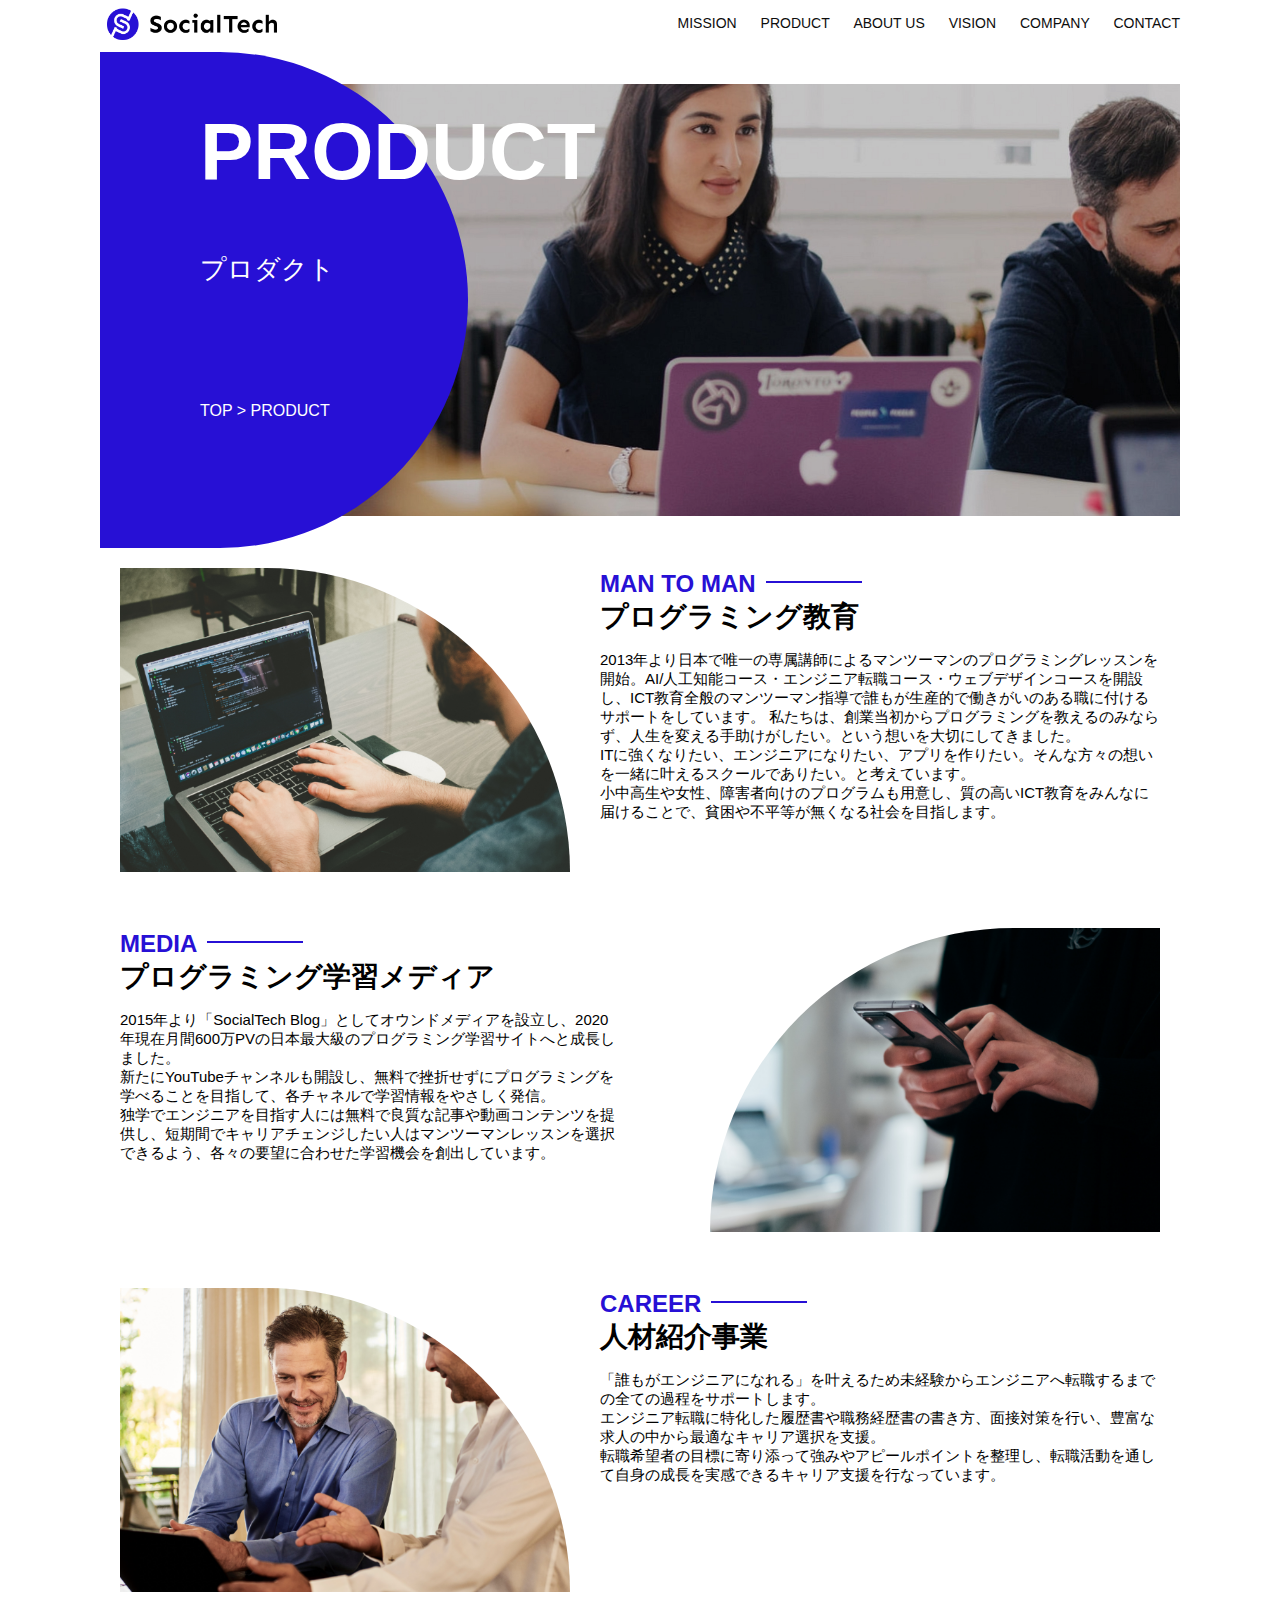
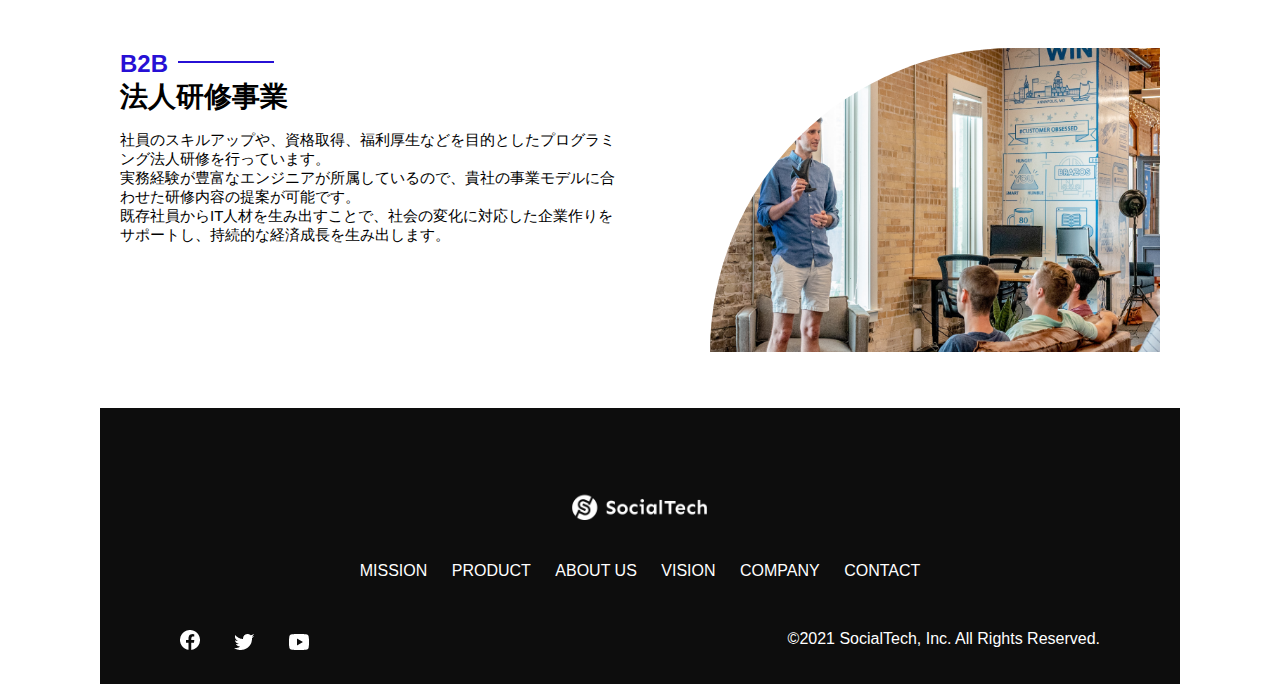
<file: product.html>
<!DOCTYPE html>
<html>
<head>
  <title>Socialtech -PRODUCT プロダクト-</title>
  <meta charset="UTF-8">
  <meta name="description" content="SocialsTechの4つのプロダクトを紹介します">
  <meta name="viewport" content="width=device-width, initial-scale=1.0">
  <link rel="stylesheet" href="style.css">
</head>

<body>
  <!-- ヘッダー -->
  <header>
    <!-- ロゴ -->
    <a href="index.html" id="logo"><img src="images/logo.png" alt="トップページに戻る"></a>

    <!-- PC用ナビゲーション -->
    <nav id="nav-pc">
      <a href="mission.html">MISSION</a>
      <a href="product.html">PRODUCT</a>
      <a href="index.html#aboutus">ABOUT US</a>
      <a href="index.html#vision">VISION</a>
      <a href="index.html#company">COMPANY</a>
      <a href="index.html#contact">CONTACT</a>
    </nav>

    <!-- スマホ用メニューボタン -->
    <img id="menu-sp" src="images/button-menu.png" alt="ナビゲーションを開く" onclick="document.getElementById('nav-sp').style.display = 'block'">

    <!-- スマホ用ナビゲーション -->
    <nav id="nav-sp">
      <img id="close" src="images/button-close.png" alt="ナビゲーションを閉じる" onclick="document.getElementById('nav-sp').style.display = 'none'">
      <a id="logo-sp" href="index.html" onclick="document.getElementById('nav-sp').style.display = 'none'"><img
          src="images/logo-sp.png" alt="トップページに戻る"></a>
      <a class="menu" href="mission.html" onclick="document.getElementById('nav-sp').style.display = 'none'">MISSION</a>
      <a class="menu" href="product.html" onclick="document.getElementById('nav-sp').style.display = 'none'">PRODUCT</a>
      <a class="menu" href="index.html#aboutus" onclick="document.getElementById('nav-sp').style.display = 'none'">ABOUT
        US</a>
      <a class="menu" href="index.html#vision"
        onclick="document.getElementById('nav-sp').style.display = 'none'">VISION</a>
      <a class="menu" href="index.html#company"
        onclick="document.getElementById('nav-sp').style.display = 'none'">COMPANY</a>
      <a class="menu" href="index.html#contact"
        onclick="document.getElementById('nav-sp').style.display = 'none'">CONTACT</a>
      <div id="sns">
        <a href="https://www.facebook.com/sejuku2013"><img src="images/button-facebook.png" alt="Facebookのリンク"></a>
        <a href="https://twitter.com/samuraijuku"><img src="images/button-twitter.png" alt="Twitterのリンク"></a>
        <a href="https://www.youtube.com/channel/UCCFOQO5aDK0xXam4cUQXT8g"><img src="images/button-youtube.png" alt="YouTubeのリンク"></a>
      </div>
    </nav>
  </header>
  <main>
    <article>
      <section id="product-main">
        <div id="product-title">
          <h1>PRODUCT</h1>
          <span>プロダクト</span>
          <div>TOP > PRODUCT</div>
        </div>
      </section>
      <section class="product-section1">
        <img src="images/product/product-mantoman.png" alt="PCでコードを書く男性">
        <div>
          <h2 class="product-h2">MAN TO MAN</h2>
          <h3 class="product-h3">プログラミング教育</h3>
          <p>
            2013年より日本で唯一の専属講師によるマンツーマンのプログラミングレッスンを開始。AI/人工知能コース・エンジニア転職コース・ウェブデザインコースを開設し、ICT教育全般のマンツーマン指導で誰もが生産的で働きがいのある職に付けるサポートをしています。
            私たちは、創業当初からプログラミングを教えるのみならず、人生を変える手助けがしたい。という想いを大切にしてきました。<br>ITに強くなりたい、エンジニアになりたい、アプリを作りたい。そんな方々の想いを一緒に叶えるスクールでありたい。と考えています。<br>小中高生や女性、障害者向けのプログラムも用意し、質の高いICT教育をみんなに届けることで、貧困や不平等が無くなる社会を目指します。
          </p>
        </div>
      </section>
      <section class="product-section2">
        <div>
          <h2 class="product-h2">MEDIA</h2>
          <h3 class="product-h3">プログラミング学習メディア</h3>
          <p>2015年より「SocialTech
            Blog」としてオウンドメディアを設立し、2020年現在月間600万PVの日本最大級のプログラミング学習サイトへと成長しました。<br>新たにYouTubeチャンネルも開設し、無料で挫折せずにプログラミングを学べることを目指して、各チャネルで学習情報をやさしく発信。<br>独学でエンジニアを目指す人には無料で良質な記事や動画コンテンツを提供し、短期間でキャリアチェンジしたい人はマンツーマンレッスンを選択できるよう、各々の要望に合わせた学習機会を創出しています。
          </p>
        </div>
        <img src="images/product/product-media.png" alt="スマートフォンを操作する人">
      </section>
      <section class="product-section1">
        <img src="images/product/product-career.png" alt="笑顔で話し合う2人の男性">
        <div>
          <h2 class="product-h2">CAREER</h2>
          <h3 class="product-h3">人材紹介事業</h3>
          <p>
            「誰もがエンジニアになれる」を叶えるため未経験からエンジニアへ転職するまでの全ての過程をサポートします。<br>エンジニア転職に特化した履歴書や職務経歴書の書き方、面接対策を行い、豊富な求人の中から最適なキャリア選択を支援。<br>転職希望者の目標に寄り添って強みやアピールポイントを整理し、転職活動を通して自身の成長を実感できるキャリア支援を行なっています。<br>
          </p>
        </div>
      </section>
      <section class="product-section2">
        <div>
          <h2 class="product-h2">B2B</h2>
          <h3 class="product-h3">法人研修事業</h3>
          <p>
            社員のスキルアップや、資格取得、福利厚生などを目的としたプログラミング法人研修を行っています。<br>実務経験が豊富なエンジニアが所属しているので、貴社の事業モデルに合わせた研修内容の提案が可能です。<br>既存社員からIT人材を生み出すことで、社会の変化に対応した企業作りをサポートし、持続的な経済成長を生み出します。
          </p>
        </div>
        <img src="images/product/product-b2b.png" alt="講演中の男性とそれを聴く人々">
      </section>
    </article>
    <footer>
      <div id="footer-logo">
        <img src="images/logo-sp.png" alt="SocialTech">
      </div>
      <div id="footer-link">
        <a href="mission.html">MISSION</a>
        <a href="product.html">PRODUCT</a>
        <a href="index.html#aboutus">ABOUT US</a>
        <a href="index.html#vision">VISION</a>
        <a href="index.html#company">COMPANY</a>
        <a href="index.html#contact">CONTACT</a>
      </div>
      <div id="sns-footer">
        <a href="https://www.facebook.com/sejuku2013"><img src="images/button-facebook.png" alt="Facebookのリンク"></a>
        <a href="https://twitter.com/samuraijuku"><img src="images/button-twitter.png" alt="Twitterのリンク"></a>
        <a href="https://www.youtube.com/channel/UCCFOQO5aDK0xXam4cUQXT8g"><img src="images/button-youtube.png" alt="YouTubeのリンク"></a>
        <span id="copyright">&copy;2021 SocialTech, Inc. All Rights Reserved. </span>
      </div>
    </footer>
  </main>
</body>

</html>
</file>
<file: style.css>
/* PC、スマホ共通スタイル */
body {
  font-family: "Source Sans Pro", "Hiragino Kaku Gothic ProN", Meiryo, Arial, sans-serif;
}

p {
  font-size: 15px;
}

/* PC用のスタイル */
@media screen and (min-width: 768px) {
    /* 横幅設定 */
  body {
    max-width: 1080px;
    min-width: 960px;
    margin: 0 auto 0 auto;
  }
  /* ヘッダー */
  header {
    display: flex;
    justify-content: space-between;
  }

  /* ナビゲーションのレイアウト */
  #nav-pc {
    font-size: 14px;
    padding-top: 15px;
  }

  /* ナビゲーションのリンクの装飾設定 */
  #nav-pc > a {
    text-decoration: none;
    margin-left: 20px;
  }
  #nav-pc > a:link {
    color: #0d0d0d;
  }
  #nav-pc > a:visited {
    color: #0d0d0d;
  }
  #nav-pc > a:hover {
    color: #0d0d0d;
    text-decoration: underline;
  }
  #nav-pc > a:active {
    color: #0d0d0d;
  }

  /* スマホ用ナビを非表示 */
  #nav-sp, #menu-sp {
    display: none;
  }

  /* メインビジュアル */
  #main-visual {
    position: relative;
    height: 400px;
  }

  #main-message {
    position: absolute;
    top: 0;
    left: 0;
    background-color: #2710d5;
    color: #ffffff;
    border-radius: 0 0 476px 0;
    max-width: 620px;
    height: 100%;
    width: 100%;
    z-index: 11;
  }

  #main-message > h1 {
    font-size: 60px;
    font-weight: bold;
    margin: 100px o o 50px;
  }

  #main-message > p {
    font-size: 28px;
    margin: 0 0 0 50px;
  }

  #main-visual > img {
    max-width: 620px;
    border-radius: 476px 0 0 0;
    position: absolute;
    top: 0;
    right: 0;
    z-index: 10;
  }

  /* 見出し */
  h2 {
    margin: 40xp 0 0 0;
  }

  h2::after {
    content: url("images/line.png");
    margin-left: 10px;
  }

  h3 {
    font-size: 27px;
  }

  #mission {
    margin: 80px auto 80px auto;
    width: 100%;
  }

  #mission-flex {
    width: 100%;
    display: flex;
  }

  #mission-flex > div {
    width: 50%;
    margin: 20px;
  }

  #mission-photo {
    width: 100%;
  }

  #s2dgs {
    margin-top: 50px;
    width: 100%;
  }

  /* プロダクト */
  #product {
    background-color: #fafafa;
    margin: 80px 0 80px 0;
    padding: 10px 40px 0px 0px;
  }

  /* 外枠 */
  #product > div {
    margin-top: 40px;
    display: flex;
  }

  /* 左のカラム */
  #product-left {
    width: 50%;
    margin-right: 20px;
  }

  /* 右のカラム */
  #product-right {
    width: 50%;
    margin-left: 20px;
    margin-top: 80px;
  }

  /* 画像＋説明の枠 */
  #product-left > div {
    position: relative;
    height: 480px;
    margin-right: 20px;
  }
  #product-right > div {
    position: relative;
    height: 480px;
    margin-left: 20px;
  }

  /* 画像 */
  .product-photo {
    width: 100%;
  }

  /* 説明文の枠 */
  .product-explain {
    background-color: #ffffff;
    position: absolute;
    left: 0;
    top: 280px;
    margin: 0 40px 0 40px;
    padding: 20px;
    box-shadow: 5px 5px 10px rgba(0, 0, 0, 0.05);
  }

  /* 説明文の英語 */
  .product-explain > span {
    color: #2710d5;
    font-weight: bold;
    font-size: 16px;
    margin: 0;
  }

  /* 説明文の見出し */
  .product-explain > h3 {
    font-size: 20px;
    margin: 5px 0 5px 0;
  }

  /* 説明文 */
  .product-explain > p {
    font-size: 14px;
    margin: 0;
  }

  /* 「もっとみる」ボタン */
  #product-more {
    margin: 0 auto -42px auto;
  }

  /* ABOUT US */
  #aboutus {
    margin: 80px auto 80px auto;
  }

  /* 3つの組織文化と画像を入れる枠 */
  #aboutus > div {
    display: flex;
  }

  /* 画像 */
  .culture-img {
    width: 100%;
    align-self: flex-start;
  }
  .culture-img2 {
    margin-top: 50px;
    width: 100%;
  }

  /* 3つの組織文化の表 */
  .culture-table {
    margin-right: 50px;
  }

  /* 番号 */
  .culture-num {
    font-size: 80px;
    color: #2710d5;
    margin: 0 20px 0 0;
  }

  /* 組織文化英語 */
  .culture-en {
    color: #2710d5;
    font-weight: bold;
    font-size: 24px;
    display: block;
  }

  /* 組織文化日本語 */
  .culture-jp {
    font-size: 28px;
    font-weight: bold;
  }

  /* 説明文 */
  .culture-description {
    margin: 0;
  }

  /* ビジョン */
  #vision {
    margin: 80px auto 80px auto;
  }

  /* セクション内の外枠 */
  #vision > div {
    width: 100%;
    display: flex;
    justify-content: space-between;
    flex-wrap: wrap;
  }

  /* 7つの行動指針の枠 */
  .vision-box {
    width: 300px;
    height: 300px;
    margin-bottom: 30px;
    position: relative;
  }

  .vision-box > img {
    width: 100%;
    height: auto;
    position: absolute;
    top: 0;
    left: 0;
    z-index: 30;
  }

  .vision-box > span {
    position: absolute;
    top: 0;
    left: 0;
    z-index: 31;
    margin-right: 20px;
  }

  .vision-box > span > h4 {
    color: #2710d5;
    font-size: 19px;
    margin: 80px 0 0 0;
  }

  .vision-box > span > h4::first-letter {
    font-size: 40px;
  }

  .vision-box > span > h5 {
    font-size: 20px;
    margin: 0 0 0 0;
  }

  .vision-box > span > p {
    margin: 10px 0 0 0;
  }

  /* 企業事例 */
  #cases {
    margin: 40px auto 40px auto;
    width: 100%;
  }

  #cases > ul {
    display: flex;
    list-style: none;
    justify-content: center;
  }

  #cases > ul > li {
    width: 33%;
    margin: 20px;
  }

  /* カード */
  .case-card {
    background-color: #ffffff;
    min-height: 400px;
    box-shadow: 5px 5px 15px rgba(0, 0, 0, 0.2);
  }

  /* 画像 */
  .case-img {
    width: 100%;
  }

  /* テキスト情報 */
  .case-info {
    padding: 10px 20px 10px 20px;
  }

  .case-name {
    color: #2710d5;
    font-size: 19px;
  }

  .case-content {
    font-size: 14px;
  }

  /* 会社概要 */
  #company {
    margin: 80px auto 80px auto;
  }

  #company-table {
    width: 100%;
  }

  .tableheader {
    text-align: left;
    padding: 20px;
    border-bottom-color: #2710d5;
    border-bottom-width: 1px;
    border-bottom-style: solid;
    width: 100px;
  }

  .tableheader-first {
    text-align: left;
    padding: 20px;
    border-bottom-color: #2710d5;
    border-bottom-width: 1px;
    border-bottom-style: solid;
    border-top-color: #2710d5;
    border-top-width: 1px;
    border-top-style: solid;
    width: 100px;
  }

  .cell {
    padding: 30px;
    border-bottom-color: #ececec;
    border-bottom-width: 1px;
    border-bottom-style: solid;
  }

  .cell-first {
    padding: 30px;
    border-bottom-color: #ececec;
    border-bottom-width: 1px;
    border-bottom-style: solid;
    border-top-color: #ececec;
    border-top-width: 1px;
    border-top-style: solid;
  }

  #company > iframe {
    width: 100%;
    height: 368px;
    margin-top: 40px;
  }

  /* お問い合わせ */
  #contact > form > div {
    display: flex;
    flex-direction: row;
    flex-wrap: wrap;
    padding-bottom: 30px;
  }

  /* 左列の見出し */
  .contact-heading {
    width: 240px;
    align-self: center;
  }
  /* 見出しのラベル */
  .contact-label {
    font-weight: bold;
  }
  /* 必須 */
  .contact-span {
    color: #ce2222;
    margin: 0 0 0 20px;
    font-weight: bold;
  }

  /* テキストボックス */
  .contact-textbox {
    border-top: 0;
    border-left: 0;
    border-right: 0;
    border-bottom-width: 1px;
    border-bottom-color: #707070;
    border-bottom-style: solid;
    background-color: #fafafa;
    width: 400px;
    height: 56px;
  }
  /* お問い合わせ内容のテキストエリア */
  .contact-textarea {
    border-top: 0;
    border-left: 0;
    border-right: 0;
    border-bottom-width: 1px;
    border-bottom-color: #707070;
    border-bottom-style: solid;
    background-color: #fafafa;
    width: 400px;
    height: 200px;
  }

  /* 個人情報の取り扱い */
  details {
    width: 700px;
  }
  details > div {
    background-color: #fafafa;
    padding: 20px;
  }
  details > div > span {
    font-weight: bold;
  }

  /* フッター */
  footer {
    background-color: #0d0d0d;
    text-align: center;
    padding: 80px 80px 30px 80px;
  }

  #footer-logo {
    margin-bottom: 30px;
  }

  #footer-link {
    margin-bottom: 50px;
  }
  #footer-link > a {
    text-decoration: none;
    margin: 10px;
  }
  #footer-link > a:link {
    color: #ffffff;
  }
  #footer-link > a:visited {
    color: #ffffff;
  }
  #footer-link > a:hover {
    color: #ffffff;
    text-decoration: underline;
  }
  #footer-link > a:active {
    color: #ffffff;
  }

  #sns-footer {
    text-align: left;
    width: 100%;
  }

  #sns-footer > a {
    margin-right: 30px;
  }

  #copyright {
    color: #ffffff;
    float: right;
  }

  /* mission.html用スタイル */
  /* ミッションのメインビジュアル */
  #mission-main {
    height: 496px;
    width: 100%;
    background-image: url("images/mission/mission-main.png");
    background-repeat: no-repeat;
    background-position-y: center;
  }

  #mission-title {
    background-color: #2710d5;
    width: 368px;
    color: #ffffff;
    height: 496px;
    border-radius: 0 248px 248px 0;
    position: relative;
  }

  #mission-title > h1 {
    position: absolute;
    top: 0;
    left: 100px;
    font-size: 80px;
  }

  #mission-title > span {
    position: absolute;
    top: 200px;
    left: 100px;
    font-size: 26px;
  }

  #mission-title > dev {
    position: absolute;
    top: 350px;
    left: 100px;
    font-size: 16px;
  }

  #mission-s2dgs {
    width: 100%;
    margin: 20px;
  }

  .mission-h2 {
    color: #2710d5;
    font-size: 40px;
  }

  .mission-h2::after {
    content: none;
  }

  #mission-5goals {
    margin: 20px;
    display: flex;
  }

  #mission-5goals > div {
    flex-grow: 1;
    padding: 20px;
  }

  #mission-5goals > div > div {
    margin-bottom: 40px;
  }

  .fivegoals-image-right {
    float: right;
    margin: 20px;
  }
  .fivegoals-image-left {
    float: left;
    margin: 20px;
  }

  .fivegoals-number{
    color: #2710d5;
    font-size: 48px;
    margin: 0;
  }

  .fivegoals-h3 {
    font-size: 28px;
    margin: 0;
  }

  .fivegoals-p {
    margin: 0;
  }

  /* プロダクトページ */
  #product-main {
    height: 496px;
    width: 100%;
    background-image: url("images/product/product-main.png");
    background-repeat: no-repeat;
    background-position-y: center;
  }

  #product-title {
    background-color: #2710d5;
    width: 368px;
    color: #ffffff;
    height: 496px;
    border-radius: 0 248px 248px 0;
    position: relative;
  }

  #product-title > h1 {
    position: absolute;
    top: 0;
    left: 100px;
    font-size: 80px;
  }

  #product-title > span {
    position: absolute;
    top: 200px;
    left: 100px;
    font-size: 26px;
  }

  #product-title > div {
    position: absolute;
    top: 350px;
    left: 100px;
    font-size: 16px;
  }

  /* セクション1 */
  .product-section1 {
    position: relative;
    margin: 20px;
    height: 340px;
  }

  .product-section1 > img {
    position: absolute;
    top: 0;
    left: 0;
    width: 450px;
    margin: 0 40px 30px 0;
    border-radius: 0 432px 0 0;
  }

  .product-section1 > div {
    position: absolute;
    top: 0;
    left: 480px;
  }

  /* セクション2 */
  .product-section2 {
    position: relative;
    margin: 20px;
    height: 340px;
  }

  .product-section2 > img {
    position: absolute;
    top: 0;
    right: 0;
    width: 450px;
    margin: 0 0 30px 40px;
    border-radius: 432px 0 0 0;
  }

  .product-section2 > div {
    width: 500px;
    position: absolute;
    top: 0;
    left: 0;
  }

  .product-h2 {
    color: #2710d5;
    font-size: 24px;
    margin: 0;
  }
  .product-h3 {
    font-size: 28px;
    margin: 0;
  }

}

/* スマートフォン用のスタイル */
@media screen and (max-width: 767px) {
  body {
    min-width: 375px;
    margin: 0;
  }

  /* PC用ナビゲーション非表示 */
  #nav-pc {
    display: none;
  }

  /* ハンバーガーメニュー */
  #menu-sp {
    float: right;
    padding: 0;
  }

   /* スマホ用ナビゲーションの表示切替 */
   /* 初期状態、レイアウトと非表示設定 */
  #nav-sp {
    background-color: #2710d5;
    position: absolute;
    left: 0;
    top: 0;
    height: 100%;
    width: 100%;
    display: none;
    z-index: 100;
  }

  /* ×ボタン */
  #close {
    position: absolute;
    top: 20px;
    right: 20px;
  }
  
  /* ナビゲーションメニュー用ロゴ */
  #logo-sp {
    margin: 80px 0 30px 20px;
  }

  /* ナビゲーションのリンクの装飾設定 */
  #nav-sp > a {
    display: block;
  }
  #nav-sp > a:link {
    color: #ffffff;
  }
  #nav-sp > a:visited {
    color: #ffffff;
  }
  #nav-sp > a:hover {
    color: #ffffff;
    text-decoration: underline;
  }
  #nav-sp > a:active {
    color: #ffffff;
  }
  #nav-sp > .menu {
    text-decoration: none;
    display: block;
    margin: 0 20px 0 20px;
    height: 44px;
    font-size: 16px;
    background-image: url("images/arrow.png");
    background-repeat: no-repeat;
    background-position: right top;
  }
  #sns {
    position: absolute;
    bottom: 20px;
    left: 20px;
  }
  #sns > a {
    margin-right: 30px;
  }

  /* メインビジュアル */
  #main-visual {
    position: relative;
    height: 470px;
    width: 100%;
    overflow: hidden;
  }
  #main-visual > div {
    position: absolute;
    top: 0;
    left: 0;
    background-color: #2710d5;
    color: white;
    border-radius: 0 0 476px 0;
    text-align: center;
    height: 280px;
    width: 100%;
    z-index: 11;
  }
  #main-visual > div > h1 {
    font-size: 28px;
    margin: 90px 0 0 0;
  }

  #main-visual > div > p {
    margin: 0;
  }

  #main-visual > img {
    width: 100%;
    border-radius: 476px 0 0 0;
    z-index: 10;
    position: absolute;
    bottom: 0;
    right: 0;
  }

  /* 見出し */
  h2::after {
    content: url("images/line.png");
    margin-left: 10px;
  }
  h3 {
    font-size: 24px;
    margin: 10px 0 0 0;
  }

  /* ミッション */
  #mission {
    margin: 20px;
  }

  #mission-photo {
    width: 100%;
  }

  #s2dgs  {
    width: 100%;
  }

  /* プロダクト */
  #product {
    background-color: #fafafa;
    padding-top: 10px;
  }

  #product h2 {
    margin-left: 20px;
  }

  /* 外枠 */
  /* 左右のカラム、スマホでは縦並び */
  #product-left, #product-right {
    margin-right: 20px;
    margin-left: 20px;
  }

  /* 画像＋説明の枠 */
  #product-left > div,
  #product-right > div {
    position: relative;
    height: 540px;
  }
   
  /* 説明文の枠 */
  .product-explain {
    background-color: #ffffff;
    position: absolute;
    left: 0;
    bottom: 50px;
    padding: 20px;
    box-shadow: 5px 5px 10px rgba(0, 0, 0, 0.05);
  }
   
  .product-explain > span {
    color: #2710d5;
    font-weight: bold;
    font-size: 16px;
    margin: 0px;
  }
   
  .product-explain > h3 {
    margin: 10px 0 10px 0;
  }

  /* 画像 */
  .product-photo {
    width: 100%;
  }

  #product-more > img {
    margin: 0 0 -42px 20px;
  }

  /* ABOUT US */
  #aboutus {
    margin: 80px 20px 80px 20px;
  }

  #aboutus > div {
    display: flex;
    flex-direction: column;
  }

  .culture-table {
    width: 100%;
    padding-right: 20px;
    order: 2;
  }
  .culture-img {
    width: 100%;
    order: 1;
  }

  .culture-img2 {
    width: 100%;
  }

  .culture-num {
    font-size: 80px;
    color: #2710d5;
  }

  .culture-en {
    color: #2710d5;
    font-weight: bold;
    font-size: 24px;
    display: block;
  }

  .culture-jp {
    display: block;
  }

  .culture-description {
    margin: 0;
  }

  /* ビジョン */
  #vision {
    margin: 80px 20px 80px 20px;
  }

  .vision-box {
    width: 300px;
    height: 300px;
    margin-bottom: 30px;
    position: relative;
  }

  .vision-box > img {
    width: 100%;
    height: auto;
    position: absolute;
    top: 0;
    left: 0;
    z-index: 30;
  }

  .vision-box > span {
    position: absolute;
    top: 0;
    left: 0;
    z-index: 31;
    margin-right: 20px;
  }

  .vision-box > span > h4 {
    color: #2710d5;
    font-size: 19px;
    margin: 60px 0 0 0;
  }

  .vision-box > span > h5 {
    font-size: 20px;
    margin: 0 0 0 0;
  }

  .vision-box > span > p {
    margin: 10px 0 0 0;
  }

  /* 会社概要 */
  #company {
    margin: 0 20px 0 20px;
  }

  #company > h3 {
    margin-bottom: 20px;
  }

  #company > table {
    width: 100%;
  }

  .tableheader-first {
    text-align: left;
    padding: 20px;
    border-bottom-color: #2710d5;
    border-bottom-width: 1px;
    border-bottom-style: solid;
    border-top-color: #2710d5;
    border-top-width: 1px;
    border-top-style: solid;
    width: 50px;
  }
  .tableheader {
    text-align: left;
    padding: 20px;
    border-bottom-color: #2710d5;
    border-bottom-width: 1px;
    border-bottom-style: solid;
    width: 50px;
  }

  .cell {
    padding: 20px;
    border-bottom-color: #ececec;
    border-bottom-width: 1px;
    border-bottom-style: solid;
  }
  .cell-first {
    padding: 20px;
    border-bottom-color: #ececec;
    border-bottom-width: 1px;
    border-bottom-style: solid;
    border-top-color: #ececec;
    border-top-width: 1px;
    border-top-style: solid;
  }

  #company > iframe {
    width: 100%;
    height: 240px;
    margin: 40px 0 0 0;
  }

  /* お問い合わせ */
  #contact {
    margin: 80px 20px 80px 20px;
  }

  #contact > h3 {
    margin-bottom: 20px;
  }

  #contact > form > div {
    margin-bottom: 20px;
  }

  .contact-heading {
    margin-bottom: 20px;
  }

  /* らべる */
  .contact-label {
    font-weight: bold;
  }

  .contact-span {
    color: "ce2222";
    margin: 0 0 0 20px;
    font-weight: bold;
  }

  .contact-textbox {
    height: 56px;
    border-top: 0;
    border-left: 0;
    border-right: 0;
    background-color: #fafafa;
    border-bottom-color: #707070;
    border-bottom-width: 1px;
    border-style: solid;
    min-width: 300px;
    width: 100%
  }

  .contact-textarea {
    height: 150px;
    border-top: 0;
    border-left: 0;
    border-right: 0;
    background-color: #fafafa;
    width: 100%;
  }

  .radiobutton {
    margin-bottom: 20px;
  }

  .radiobutton + label::after {
    content: "\A";
    white-space: pre;
  }

  /* フッター */
  footer {
    background-color: #0d0d0d;
    padding: 30px 20px 50px 20px;
  }

  #footer-logo {
    margin-bottom: 30px;
  }

  #footer-link {
    margin-bottom: 50px;
  }

  #footer-link > a {
    text-decoration: none;
    margin: 0 20px 30px 0;
    display: block;
    background-image: url("images/arrow.png");
    background-repeat: no-repeat;
    background-position: right top;
  }

  #footer-link > a:link {
    color: #ffffff;
  }
  #footer-link > a:visited {
    color: #ffffff;
  }
  #footer-link > a:hover {
    color: #ffffff;
    text-decoration: underline;
  }
  #footer-link > a:active {
    color: #ffffff;
  }

  #sns-footer > a {
    margin-right: 30px;
  }

  #copyright {
    font-size: 12px;
    display: block;
    margin-top: 30px;
    color: #ffffff;
  }

  /* mission.html用スタイル */
  /* ミッションのメインビジュアル */
  #mission-main {
    height: 256px;
    width: 100%;
    background-image: url(images/mission/mission-main.png);
    background-repeat: no-repeat;
    background-position-y: center;
    background-size: auto 208px;
  }

  #mission-title {
    background-color: #2710d5;
    width: 136px;
    color: #ffffff;
    height: 256px;
    border-radius: 0 248px 248px 0;
    position: relative;
  }
  #mission-title > h1 {
    position: absolute;
    top: 0;
    left: 20px;
    font-size: 40px;
  }
  #mission-title > span {
    position: absolute;
    top: 110px;
    left: 20px;
    font-size: 18px;
  }
  #mission-title > div {
    position: absolute;
    top: 180px;
    left: 20px;
    font-size: 13px;
  }

  /* ミッションページ　S2DGsの設定 */
  #mission-s2dgs {
    margin: 20px;
  }

  .mission-h2 {
    color: #2710d5;
    font-size: 38px;
    margin: 0px;
  }

  .mission-h2::after {
    content: none;
  }

  #mission-s2dgs > img {
    width: 100%;
  }

  /* ミッションページ　5Goalsの設定 */
  #mission-5goals {
    margin: 20px;
  }

  #mission-5goals > div > div {
    margin-bottom: 40px;
  }

  #s2dgs-image {
    width: 100%;
  }

  .fivegoals-image-right {
    margin: 20px auto 20px auto;
    display: block;
  }
  .fivegoals-image-left {
    margin: 20px auto 20px auto;
    display: block;
  }

  .fivegoals-number {
    color: #2710d5;
    font-size: 48px;
    margin: 0;
  }

  .fivegoals-h3 {
    font-size: 28px;
    margin: 0;
  }
  .fivegoals-p {
    margin: 0;
  }

  /* プロダクトページ */
  #product-main {
    height: 256px;
    width: 100%;
    background-image: url(images/product/product-main.png);
    background-repeat: no-repeat;
    background-position-y: center;
    background-size: auto 208px;
  }
  #product-title {
    background-color: #2710d5;
    width: 136px;
    color: #ffffff;
    height: 256px;
    border-radius: 0 248px 248px 0;
    position: relative;
  }
  #product-title > h1 {
    position: absolute;
    top: 0;
    left: 20px;
    font-size: 40px;
  }
  #product-title > span {
    position: absolute;
    top: 110px;
    left: 20px;
    font-size: 18px;
  }
  #product-title > div {
    position: absolute;
    top: 180px;
    left: 20px;
    font-size: 13px;
  }

  .product-section1 {
    margin: 20px;
  }

  .product-section1 > img {
    width: 100%;
    border-radius: 0 300px 0 0;
  }

  .product-section2 {
    margin: 20px;
    display: flex;
    flex-direction: column;
  }

  .product-section2 > img {
    order: 1;
    width: 100%;
    border-radius: 300px 0 0 0;
  }

  .product-section2 > div {
    order: 2;
  }

  .product-h2 {
    color: #2710d5;
    font-size: 24px;
    margin: 0;
  }

  .product-h3 {
    font-size: 28px;
    margin: 0;
  }

}
</file>
